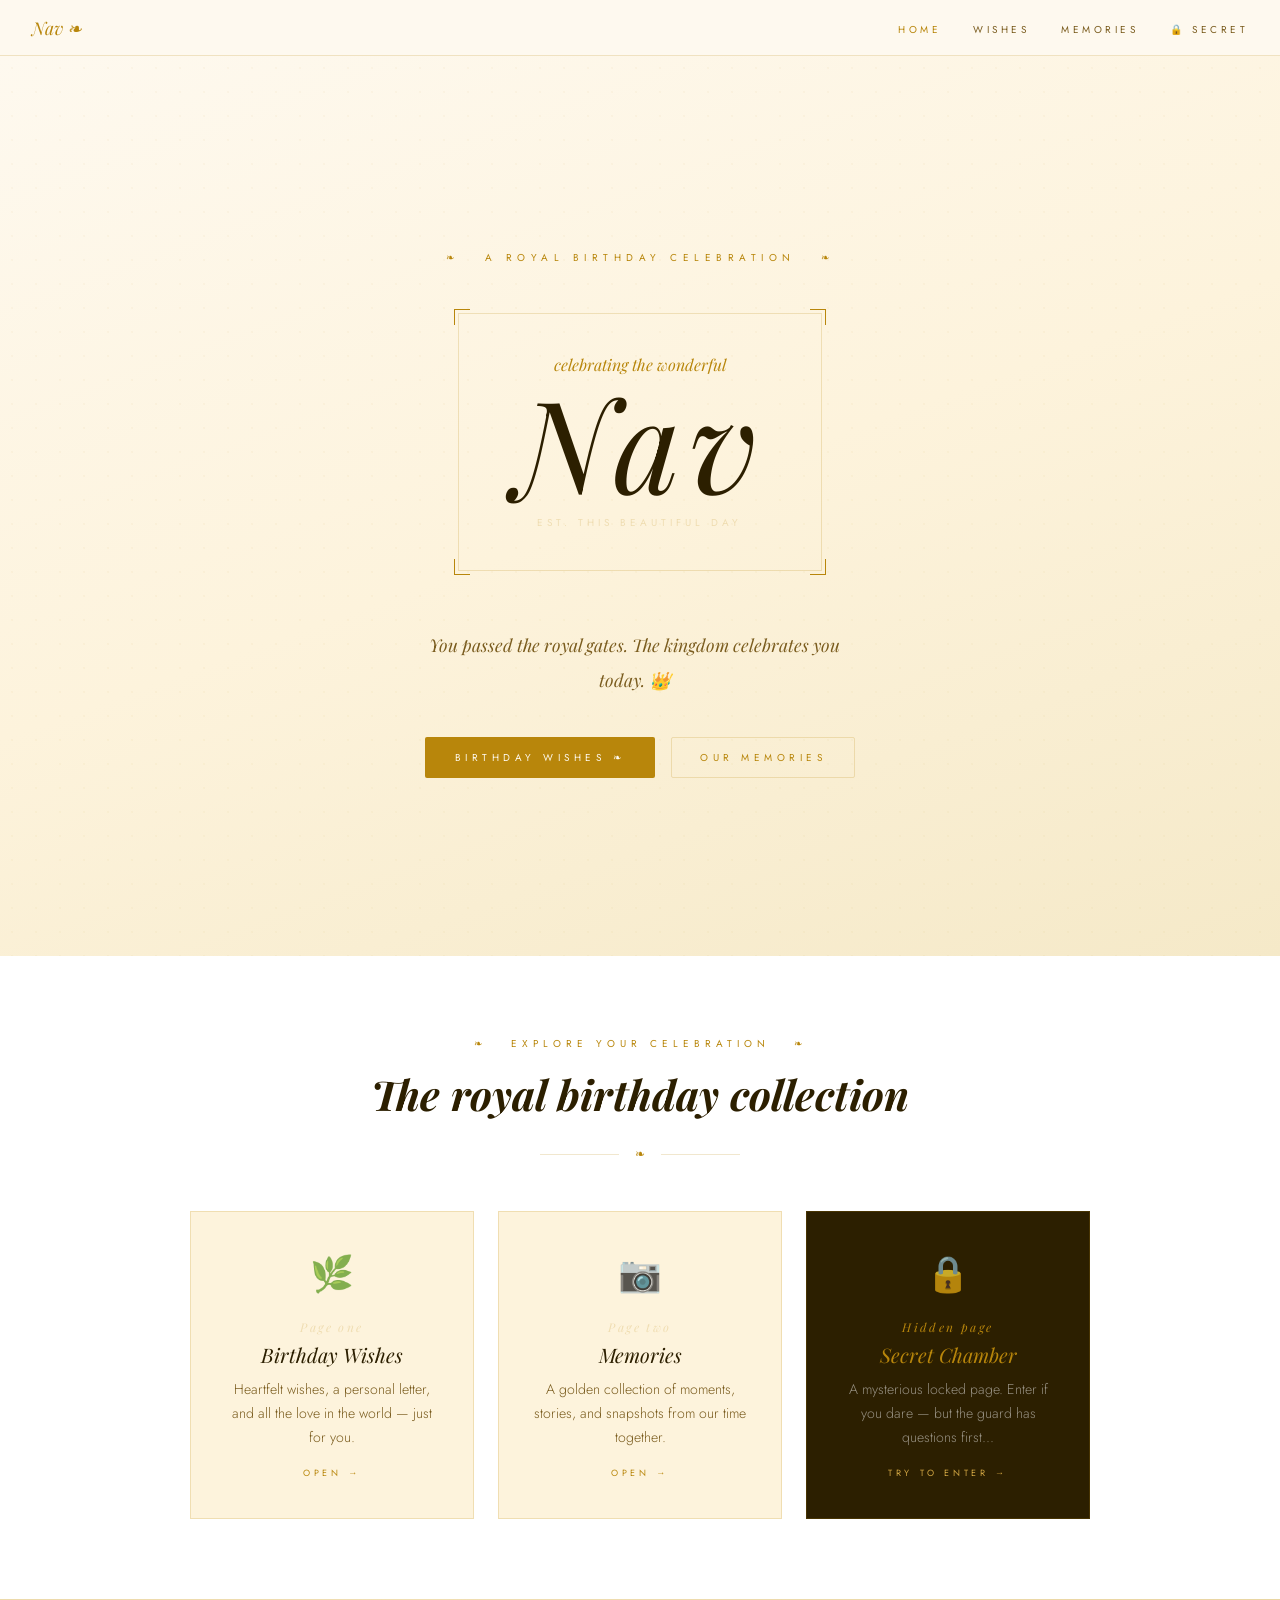
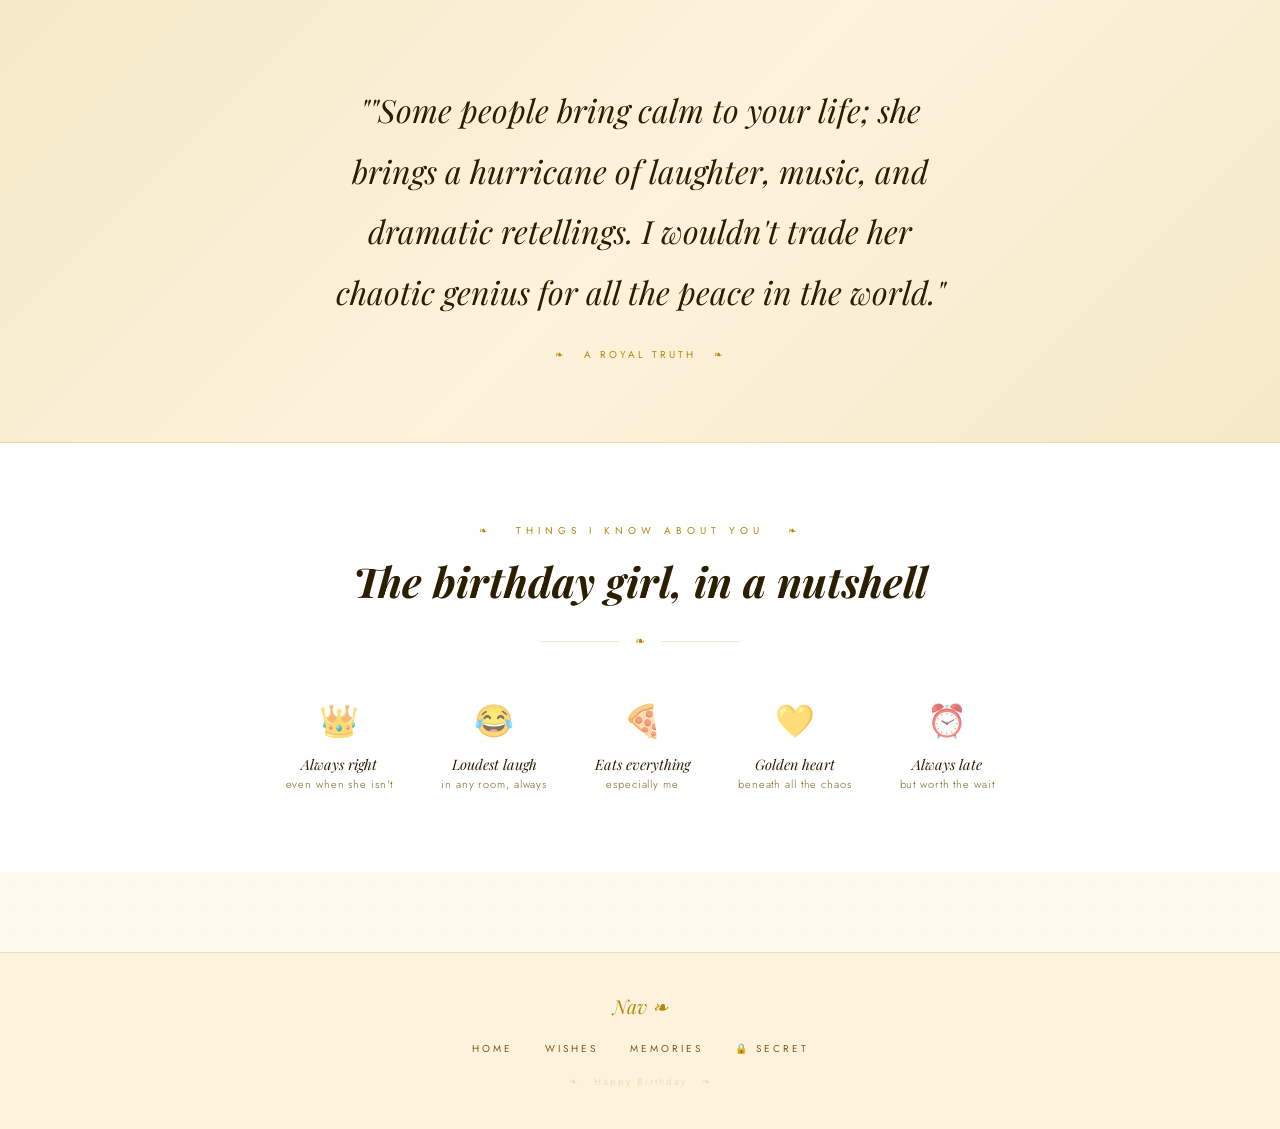
<file: index.html>
<!DOCTYPE html>
<html lang="en">
<head>
<meta charset="UTF-8">
<meta name="viewport" content="width=device-width, initial-scale=1.0">
<title>Happy Birthday, Nav 👑</title>
<link rel="stylesheet" href="style.css">
<style>
.hero{min-height:100vh;display:flex;flex-direction:column;align-items:center;justify-content:center;text-align:center;padding:5rem 2rem 4rem;background:linear-gradient(160deg,var(--cream) 0%,var(--cream2) 50%,var(--cream3) 100%);position:relative;overflow:hidden}
.hero::before{content:'';position:absolute;inset:0;background-image:radial-gradient(circle,rgba(184,134,11,0.04) 1px,transparent 1px);background-size:24px 24px}
.hero-content{position:relative;z-index:1}
.hero-pre{font-size:10px;letter-spacing:0.55em;color:var(--gold);text-transform:uppercase;margin-bottom:3rem;animation:fadeUp 1s ease both}
.hero-name{font-family:'Playfair Display',serif;font-size:clamp(4rem,12vw,8rem);font-weight:400;color:var(--dark);line-height:0.95;letter-spacing:0.06em;animation:fadeUp 1s 0.2s ease both;font-style:italic}
.hero-tagline{font-size:10px;letter-spacing:0.4em;color:var(--gold-dim);text-transform:uppercase;margin-top:0.75rem;animation:fadeUp 1s 0.35s ease both}
.hero-desc{font-family:'Playfair Display',serif;font-size:1.1rem;font-style:italic;color:var(--warm);max-width:420px;line-height:2;animation:fadeUp 1s 0.5s ease both;margin-top:1.5rem}
.hero-btns{display:flex;gap:1rem;justify-content:center;flex-wrap:wrap;margin-top:2.5rem;animation:fadeUp 1s 0.7s ease both}

/* CARDS */
.pages-section{padding:5rem 2rem;text-align:center;background:#fff}
.cards-grid{display:grid;grid-template-columns:repeat(auto-fit,minmax(220px,1fr));gap:1.5rem;margin-top:3rem;max-width:900px;margin-left:auto;margin-right:auto}
.page-card{background:var(--cream2);border:0.5px solid var(--gold-dim);padding:2.25rem 2rem;text-align:center;text-decoration:none;color:inherit;display:block;transition:transform 0.3s,box-shadow 0.3s;position:relative;overflow:hidden}
.page-card::after{content:'';position:absolute;bottom:0;left:0;right:0;height:2px;background:var(--gold);transform:scaleX(0);transform-origin:left;transition:transform 0.3s}
.page-card:hover{transform:translateY(-4px);box-shadow:0 12px 32px rgba(184,134,11,0.1)}
.page-card:hover::after{transform:scaleX(1)}
.card-icon{font-size:2.2rem;display:block;margin-bottom:1.25rem;opacity:0.75}
.card-num{font-family:'Playfair Display',serif;font-size:0.75rem;font-style:italic;color:var(--gold-dim);margin-bottom:0.4rem;letter-spacing:0.2em}
.card-title{font-family:'Playfair Display',serif;font-size:1.25rem;font-style:italic;color:var(--dark);margin-bottom:0.6rem}
.card-desc{font-size:0.88rem;color:var(--warm);line-height:1.7;font-weight:300}
.card-link{display:inline-block;margin-top:1rem;font-size:9px;letter-spacing:0.4em;text-transform:uppercase;color:var(--gold)}

/* secret card styled differently */
.secret-card{background:var(--dark);border-color:var(--gold-dim)}
.secret-card .card-num,.secret-card .card-title{color:var(--gold)}
.secret-card .card-desc{color:rgba(255,255,255,0.5)}
.secret-card .card-link{color:var(--gold-light)}

/* QUOTE */
.quote-strip{padding:5rem 2rem;text-align:center;background:linear-gradient(135deg,var(--cream3),var(--cream2),var(--cream3));border-top:0.5px solid var(--gold-dim);border-bottom:0.5px solid var(--gold-dim)}
.big-quote{font-family:'Playfair Display',serif;font-size:clamp(1.4rem,3.5vw,2rem);font-style:italic;color:var(--dark);max-width:640px;margin:0 auto;line-height:1.9}
.quote-attr{margin-top:1.5rem;font-size:10px;letter-spacing:0.3em;text-transform:uppercase;color:var(--gold)}

/* TRAITS */
.traits-section{padding:5rem 2rem;text-align:center;background:#fff}
.traits-row{display:flex;justify-content:center;gap:3rem;flex-wrap:wrap;margin-top:3rem}
.trait{text-align:center}
.trait-icon{font-size:2rem;display:block;margin-bottom:0.6rem;opacity:0.65}
.trait-name{font-family:'Playfair Display',serif;font-size:0.9rem;font-style:italic;color:var(--dark);margin-bottom:2px}
.trait-desc{font-size:11px;color:var(--warm);letter-spacing:0.08em;font-weight:300}

@media(max-width:600px){.hero-name{font-size:3.5rem}.cards-grid{grid-template-columns:1fr}}
</style>
</head>
<body>
<nav>
  <a href="index.html" class="nav-logo">Nav ❧</a>
  <ul class="nav-links">
    <li><a href="index.html" class="active">Home</a></li>
    <li><a href="wishes.html">Wishes</a></li>
    <li><a href="memories.html">Memories</a></li>
    <li><a href="secret-gate.html">🔒 Secret</a></li>
  </ul>
  <div class="nav-burger" onclick="toggleMenu()"><span></span><span></span><span></span></div>
</nav>
<div class="mobile-menu" id="mobileMenu">
  <ul>
    <li><a href="index.html">Home</a></li>
    <li><a href="wishes.html">Wishes</a></li>
    <li><a href="memories.html">Memories</a></li>
    <li><a href="secret-gate.html">🔒 Secret</a></li>
  </ul>
</div>

<div class="page">
<section class="hero">
  <div class="hero-content">
    <div class="hero-pre">❧ &nbsp; A royal birthday celebration &nbsp; ❧</div>
    <div class="frame-box" style="margin-bottom:2rem">
      <div class="fc-tr"></div><div class="fc-bl"></div>
      <div style="font-family:'Playfair Display',serif;font-size:1rem;font-style:italic;color:var(--gold);margin-bottom:0.4rem">celebrating the wonderful</div>
      <div class="hero-name">Nav</div>
      <div class="hero-tagline">Est. this beautiful day</div>
    </div>
    <p class="hero-desc">You passed the royal gates. The kingdom celebrates you today. 👑</p>
    <div class="hero-btns">
      <a href="wishes.html" class="btn-gold">Birthday Wishes ❧</a>
      <a href="memories.html" class="btn-outline">Our Memories</a>
    </div>
  </div>
</section>

<section class="pages-section">
  <div class="sec-label reveal">❧ &nbsp; explore your celebration &nbsp; ❧</div>
  <h2 class="sec-title reveal">The royal birthday collection</h2>
  <div class="rule reveal"><span></span><em>❧</em><span></span></div>
  <div class="cards-grid">
    <a href="wishes.html" class="page-card reveal">
      <span class="card-icon">🌿</span>
      <div class="card-num">Page one</div>
      <div class="card-title">Birthday Wishes</div>
      <p class="card-desc">Heartfelt wishes, a personal letter, and all the love in the world — just for you.</p>
      <span class="card-link">Open →</span>
    </a>
    <a href="memories.html" class="page-card reveal">
      <span class="card-icon">📷</span>
      <div class="card-num">Page two</div>
      <div class="card-title">Memories</div>
      <p class="card-desc">A golden collection of moments, stories, and snapshots from our time together.</p>
      <span class="card-link">Open →</span>
    </a>
    <a href="secret-gate.html" class="page-card secret-card reveal">
      <span class="card-icon">🔒</span>
      <div class="card-num">Hidden page</div>
      <div class="card-title">Secret Chamber</div>
      <p class="card-desc">A mysterious locked page. Enter if you dare — but the guard has questions first...</p>
      <span class="card-link">Try to enter →</span>
    </a>
  </div>
</section>

<section class="quote-strip reveal">
  <p class="big-quote">""Some people bring calm to your life; she brings a hurricane of laughter, music, and dramatic retellings. I wouldn't trade her chaotic genius for all the peace in the world."
  <div class="quote-attr">❧ &nbsp; a royal truth &nbsp; ❧</div>
</section>

<section class="traits-section">
  <div class="sec-label reveal">❧ &nbsp; things I know about You &nbsp; ❧</div>
  <h2 class="sec-title reveal">The birthday girl, in a nutshell</h2>
  <div class="rule reveal"><span></span><em>❧</em><span></span></div>
  <div class="traits-row">
    <div class="trait reveal"><span class="trait-icon">👑</span><div class="trait-name">Always right</div><div class="trait-desc">even when she isn't</div></div>
    <div class="trait reveal"><span class="trait-icon">😂</span><div class="trait-name">Loudest laugh</div><div class="trait-desc">in any room, always</div></div>
    <div class="trait reveal"><span class="trait-icon">🍕</span><div class="trait-name">Eats everything</div><div class="trait-desc">especially me</div></div>
    <div class="trait reveal"><span class="trait-icon">💛</span><div class="trait-name">Golden heart</div><div class="trait-desc">beneath all the chaos</div></div>
    <div class="trait reveal"><span class="trait-icon">⏰</span><div class="trait-name">Always late</div><div class="trait-desc">but worth the wait</div></div>
  </div>
</section>
</div>

<site-footer>
  <div class="footer-name">Nav ❧</div>
  <ul class="footer-links">
    <li><a href="index.html">Home</a></li>
    <li><a href="wishes.html">Wishes</a></li>
    <li><a href="memories.html">Memories</a></li>
    <li><a href="secret-gate.html">🔒 Secret</a></li>
  </ul>
  <div class="footer-copy">❧ &nbsp; Happy Birthday &nbsp; ❧</div>
</site-footer>

<script>
function toggleMenu(){document.getElementById('mobileMenu').classList.toggle('open')}
const revs=document.querySelectorAll('.reveal');
const io=new IntersectionObserver(e=>e.forEach(el=>{if(el.isIntersecting){el.target.classList.add('visible');io.unobserve(el.target)}}),{threshold:0.1});
revs.forEach(r=>io.observe(r));
</script>
</body>
</html>
</file>
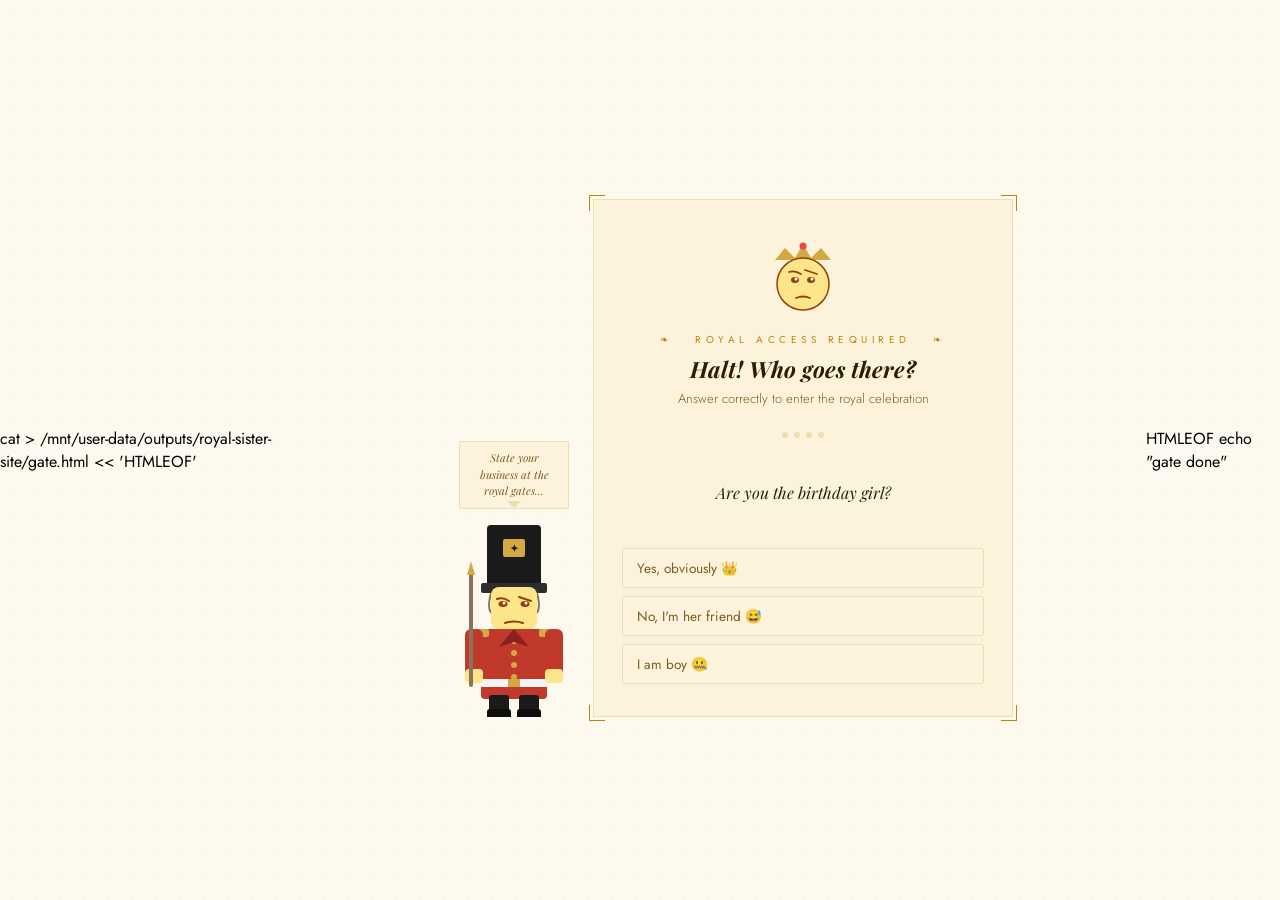
<file: gate.html>
cat > /mnt/user-data/outputs/royal-sister-site/gate.html << 'HTMLEOF'
<!DOCTYPE html>
<html lang="en">
<head>
<meta charset="UTF-8">
<meta name="viewport" content="width=device-width, initial-scale=1.0">
<title>Who goes there? 👑</title>
<link href="https://fonts.googleapis.com/css2?family=Playfair+Display:ital,wght@0,400;1,400&family=Jost:wght@300;400;500&display=swap" rel="stylesheet">
<style>
*,*::before,*::after{margin:0;padding:0;box-sizing:border-box}
:root{--gold:#b8860b;--gold-light:#d4a843;--gold-dim:rgba(184,134,11,0.2);--gold-faint:rgba(184,134,11,0.07);--cream:#fef9ef;--cream2:#fdf3dc;--cream3:#f5e9c8;--dark:#2c1f00;--warm:#7a5c1e;--red:#c0392b}
html,body{height:100%;overflow:hidden}
body{background:var(--cream);font-family:'Jost',sans-serif;display:flex;align-items:center;justify-content:center;min-height:100vh;background-image:radial-gradient(circle,rgba(184,134,11,0.04) 1px,transparent 1px);background-size:24px 24px}
.scene{display:flex;align-items:flex-end;justify-content:center;gap:1.5rem;width:100%;max-width:820px;padding:1rem 1rem 0}
.guard-wrap{flex-shrink:0;display:flex;flex-direction:column;align-items:center;width:110px}
.guard-svg{width:110px;height:200px;transition:all 0.3s ease}
.guard-bubble{background:var(--cream2);border:0.5px solid var(--gold-dim);padding:8px 12px;font-size:11px;font-style:italic;color:var(--warm);max-width:150px;text-align:center;line-height:1.5;margin-bottom:8px;position:relative;font-family:'Playfair Display',serif;min-height:48px;border-radius:2px;transition:all 0.3s}
.guard-bubble.angry{background:#fff0f0;border-color:rgba(192,57,43,0.3);color:var(--red)}
.guard-bubble::after{content:'';position:absolute;bottom:-7px;left:50%;transform:translateX(-50%);border:7px solid transparent;border-top-color:var(--gold-dim)}
.card{background:var(--cream2);border:1px solid var(--gold-dim);width:100%;max-width:420px;padding:2rem 1.75rem;text-align:center;position:relative;flex:1}
.card::before{content:'';position:absolute;top:-5px;left:-5px;width:16px;height:16px;border-top:1.5px solid var(--gold);border-left:1.5px solid var(--gold)}
.card::after{content:'';position:absolute;bottom:-5px;right:-5px;width:16px;height:16px;border-bottom:1.5px solid var(--gold);border-right:1.5px solid var(--gold)}
.corner-tr{position:absolute;top:-5px;right:-5px;width:16px;height:16px;border-top:1.5px solid var(--gold);border-right:1.5px solid var(--gold)}
.corner-bl{position:absolute;bottom:-5px;left:-5px;width:16px;height:16px;border-bottom:1.5px solid var(--gold);border-left:1.5px solid var(--gold)}
.face-wrap{width:80px;height:80px;margin:0 auto 1.25rem}
.face-svg{width:100%;height:100%}
.gate-label{font-size:10px;letter-spacing:0.45em;text-transform:uppercase;color:var(--gold);margin-bottom:0.5rem}
.gate-title{font-family:'Playfair Display',serif;font-size:1.4rem;font-style:italic;color:var(--dark);margin-bottom:0.25rem;line-height:1.3}
.gate-sub{font-size:0.82rem;color:var(--warm);margin-bottom:1.5rem;font-weight:300}
.q-text{font-family:'Playfair Display',serif;font-size:1rem;font-style:italic;color:var(--dark);line-height:1.6;margin-bottom:1rem;min-height:52px;transition:opacity 0.3s}
.options{display:flex;flex-direction:column;gap:0.5rem}
.opt-btn{background:transparent;border:0.5px solid var(--gold-dim);padding:9px 14px;font-family:'Jost',sans-serif;font-size:0.85rem;color:var(--warm);cursor:pointer;text-align:left;transition:background 0.2s,border-color 0.2s,color 0.2s,transform 0.2s;border-radius:2px}
.opt-btn:hover:not(:disabled){background:var(--gold-faint);border-color:var(--gold);color:var(--dark)}
.opt-btn.correct{background:#f0fff4;border-color:#22c55e;color:#166534;pointer-events:none}
.opt-btn.wrong{background:#fff0f0;border-color:var(--red);color:var(--red);animation:shake 0.4s ease;pointer-events:none}
.opt-btn.dimmed{opacity:0.3;pointer-events:none}
.progress-wrap{display:flex;justify-content:center;gap:6px;margin-bottom:1rem}
.prog-dot{width:6px;height:6px;border-radius:50%;background:var(--gold-dim);transition:background 0.3s}
.prog-dot.done{background:var(--gold)}
.tries-wrap{font-size:11px;color:var(--red);min-height:18px;margin-bottom:0.5rem;font-style:italic;opacity:0;transition:opacity 0.3s}
.tries-wrap.show{opacity:1}
.reveal-overlay{position:fixed;inset:0;background:var(--cream);display:flex;align-items:center;justify-content:center;z-index:100;opacity:0;pointer-events:none;transition:opacity 0.8s ease;flex-direction:column;gap:1rem;text-align:center;padding:2rem}
.reveal-overlay.show{opacity:1;pointer-events:all}
.reveal-crown{font-size:3rem;animation:bounce 0.8s ease infinite alternate}
.reveal-title{font-family:'Playfair Display',serif;font-size:clamp(1.6rem,5vw,2.5rem);font-style:italic;color:var(--dark)}
.reveal-sub{font-size:0.88rem;color:var(--warm);font-weight:300}
.reveal-btn{margin-top:0.75rem;font-family:'Jost',sans-serif;font-size:10px;letter-spacing:0.4em;text-transform:uppercase;color:var(--cream);background:var(--gold);padding:12px 30px;border:none;cursor:pointer;transition:background 0.3s;border-radius:2px}
.reveal-btn:hover{background:var(--dark)}
@keyframes bounce{from{transform:translateY(0)}to{transform:translateY(-8px)}}
@keyframes shake{0%,100%{transform:translateX(0)}20%,60%{transform:translateX(-6px)}40%,80%{transform:translateX(6px)}}
@keyframes fadeIn{from{opacity:0;transform:translateY(10px)}to{opacity:1;transform:translateY(0)}}
.fade-in{animation:fadeIn 0.35s ease both}
@media(max-width:600px){.scene{flex-direction:column;align-items:center;overflow-y:auto;height:100vh;padding-bottom:2rem}html,body{overflow:auto}.guard-wrap{flex-direction:row;gap:0.75rem;align-items:flex-end;width:100%;max-width:420px}.guard-svg{width:70px;height:130px}.guard-bubble{margin-bottom:0;flex:1;text-align:left}.guard-bubble::after{display:none}}
</style>
</head>
<body>
<div class="scene">
  <div class="guard-wrap">
    <div class="guard-bubble" id="guardBubble">State your business at the royal gates...</div>
    <svg class="guard-svg" id="guardSvg" viewBox="0 0 110 200" xmlns="http://www.w3.org/2000/svg">
      <g id="guardHat">
        <rect x="28" y="8" width="54" height="62" rx="4" fill="#1a1a1a"/>
        <rect x="22" y="66" width="66" height="10" rx="2" fill="#2d2d2d"/>
        <rect x="44" y="22" width="22" height="18" rx="2" fill="#d4a843"/>
        <text x="55" y="35" text-anchor="middle" font-size="10" fill="#1a1a1a" font-weight="bold">✦</text>
        <path d="M32,76 Q28,90 32,96" fill="none" stroke="#8B7355" stroke-width="2"/>
        <path d="M78,76 Q82,90 78,96" fill="none" stroke="#8B7355" stroke-width="2"/>
      </g>
      <rect x="32" y="70" width="46" height="42" rx="8" fill="#fde68a"/>
      <circle id="gCheekL" cx="38" cy="98" r="6" fill="#fca5a5" opacity="0"/>
      <circle id="gCheekR" cx="72" cy="98" r="6" fill="#fca5a5" opacity="0"/>
      <path id="gBrowL" d="M38,80 Q44,76 50,80" fill="none" stroke="#92400e" stroke-width="2" stroke-linecap="round"/>
      <path id="gBrowR" d="M60,80 Q66,76 72,80" fill="none" stroke="#92400e" stroke-width="2" stroke-linecap="round"/>
      <ellipse id="gEyeL" cx="44" cy="87" rx="4.5" ry="5" fill="#92400e"/>
      <ellipse id="gEyeR" cx="66" cy="87" rx="4.5" ry="5" fill="#92400e"/>
      <circle cx="45" cy="86" r="1.5" fill="#fff"/>
      <circle cx="67" cy="86" r="1.5" fill="#fff"/>
      <path id="gMouth" d="M42,103 Q55,112 68,103" fill="none" stroke="#92400e" stroke-width="2" stroke-linecap="round"/>
      <path id="gSweat" d="M78,82 Q81,78 78,74 Q75,78 78,82Z" fill="#93c5fd" opacity="0"/>
      <rect x="22" y="112" width="66" height="70" rx="4" fill="#c0392b"/>
      <circle cx="55" cy="124" r="3" fill="#d4a843"/><circle cx="55" cy="136" r="3" fill="#d4a843"/>
      <circle cx="55" cy="148" r="3" fill="#d4a843"/><circle cx="55" cy="160" r="3" fill="#d4a843"/>
      <rect x="14" y="112" width="16" height="8" rx="2" fill="#d4a843"/>
      <rect x="80" y="112" width="16" height="8" rx="2" fill="#d4a843"/>
      <path d="M55,112 L40,130 L55,125Z" fill="#8b2020"/>
      <path d="M55,112 L70,130 L55,125Z" fill="#8b2020"/>
      <rect x="22" y="162" width="66" height="8" rx="1" fill="#f5f5f5"/>
      <rect x="49" y="162" width="12" height="8" fill="#d4a843"/>
      <g id="guardArmL"><rect x="6" y="112" width="18" height="50" rx="6" fill="#c0392b"/><rect x="6" y="152" width="18" height="14" rx="4" fill="#fde68a"/><rect x="10" y="50" width="4" height="120" rx="2" fill="#8B7355"/><polygon points="12,44 8,58 16,58" fill="#d4a843"/></g>
      <g id="guardArmR"><rect x="86" y="112" width="18" height="50" rx="6" fill="#c0392b"/><rect x="86" y="152" width="18" height="14" rx="4" fill="#fde68a"/></g>
      <rect x="30" y="178" width="20" height="22" rx="3" fill="#1a1a1a"/><rect x="60" y="178" width="20" height="22" rx="3" fill="#1a1a1a"/>
      <rect x="28" y="192" width="24" height="10" rx="3" fill="#0d0d0d"/><rect x="58" y="192" width="24" height="10" rx="3" fill="#0d0d0d"/>
      <g id="gSalute" opacity="0"><rect x="82" y="82" width="16" height="10" rx="4" fill="#fde68a"/></g>
      <text id="gSparkle1" x="4" y="60" font-size="14" fill="#d4a843" opacity="0">✦</text>
      <text id="gSparkle2" x="90" y="48" font-size="10" fill="#d4a843" opacity="0">✦</text>
      <!-- STOP HAND for wrong answers -->
      <g id="gStop" opacity="0">
        <rect x="82" y="90" width="18" height="22" rx="4" fill="#fde68a"/>
        <line x1="91" y1="90" x2="91" y2="112" stroke="#92400e" stroke-width="1"/>
      </g>
    </svg>
  </div>

  <div class="card">
    <div class="corner-tr"></div><div class="corner-bl"></div>
    <div class="face-wrap">
      <svg class="face-svg" id="faceSvg" viewBox="0 0 80 80" xmlns="http://www.w3.org/2000/svg">
        <polygon points="12,28 22,16 32,26 40,12 48,26 58,16 68,28" fill="#d4a843"/>
        <circle cx="40" cy="14" r="3.5" fill="#ef4444"/>
        <circle cx="40" cy="52" r="26" fill="#fde68a"/>
        <circle cx="40" cy="52" r="26" fill="none" stroke="#92400e" stroke-width="1.5"/>
        <circle id="fCheekL" cx="22" cy="58" r="6" fill="#fca5a5" opacity="0"/>
        <circle id="fCheekR" cx="58" cy="58" r="6" fill="#fca5a5" opacity="0"/>
        <path id="fBrowL" d="M26,41 Q32,37 38,41" fill="none" stroke="#92400e" stroke-width="1.8" stroke-linecap="round"/>
        <path id="fBrowR" d="M42,41 Q48,37 54,41" fill="none" stroke="#92400e" stroke-width="1.8" stroke-linecap="round"/>
        <ellipse id="fEyeL" cx="32" cy="48" rx="4" ry="4.5" fill="#92400e"/>
        <ellipse id="fEyeR" cx="48" cy="48" rx="4" ry="4.5" fill="#92400e"/>
        <circle cx="33" cy="47" r="1.5" fill="#fff"/>
        <circle cx="49" cy="47" r="1.5" fill="#fff"/>
        <path id="fMouth" d="M30,63 Q40,72 50,63" fill="none" stroke="#92400e" stroke-width="1.8" stroke-linecap="round"/>
        <path id="fSweat" d="M60,40 Q62,36 60,32 Q58,36 60,40Z" fill="#93c5fd" opacity="0"/>
        <text id="fSparkle" x="63" y="42" font-size="9" fill="#d4a843" opacity="0">✦</text>
      </svg>
    </div>
    <div class="gate-label">❧ &nbsp; Royal Access Required &nbsp; ❧</div>
    <h1 class="gate-title" id="gateTitle">Halt! Who goes there?</h1>
    <p class="gate-sub">Answer correctly to enter the royal celebration</p>
    <div class="progress-wrap" id="progressWrap"></div>
    <div class="tries-wrap" id="triesWrap"></div>
    <div class="q-text" id="qText"></div>
    <div class="options" id="options"></div>
  </div>
</div>

<div class="reveal-overlay" id="revealOverlay">
  <div class="reveal-crown">👑</div>
  <div class="reveal-title">Access Granted,<br>Your Highness! ✦</div>
  <div class="reveal-sub">The royal birthday awaits...</div>
  <button class="reveal-btn" onclick="window.location.href='index.html'">Enter the celebration ❧</button>
</div>

<script>
/* ══════════════════════════════════════════
   HOW TO EDIT QUESTIONS
   ══════════════════════════════════════════
   Each question:
   - q: the question text
   - correct: index of the correct answer (0 = first, 1 = second, 2 = third)
   - opts: array of answers, each with:
       text: button label
       mood: "happy" "excited" "laugh" "suspicious" "confused" "sleepy" "proud" "angry"
       reaction: guard speech bubble text

   WRONG answers use the wrongReaction field at question level.
   The guard will block, shake, and roast her — then she retries.
   ══════════════════════════════════════════ */

const questions = [
  {
    q: "Are you the birthday girl?",
    correct: 0,
    wrongReactions: [
      "HALT! Access denied! Only the birthday royalty may pass! 🛑",
      "Nice try. The crown sees through your deception. 👀",
      "I was BORN to guard this gate. Try again."
    ],
    opts: [
      { text: "Yes, obviously 👑",       mood:"excited", reaction:"Your Highness! We've been expecting you! ✦" },
      { text: "No, I'm her friend 😅",  mood:"suspicious",   reaction:"IMPOSTOR! Back to the queue! 🛑" },
      { text: "I am boy 🤐",    mood:"angry",   reaction:"The fifth is not accepted at royal gates! 🛑" }
    ]
  },
  {
    q: "What is today?",
    correct: 1,
    wrongReactions: [
      "WRONG! The guard is appalled. Try again! 🛑",
      "Absolutely not. What is wrong with you? Retry! 😤",
      "The crown weeps. Answer correctly! 🛑"
    ],
    opts: [
      { text: "Just a normal saturday😴", mood:"angry",   reaction:"NORMAL?! The guard is offended. Retry! 🛑" },
      { text: "The best birthday ever 👑", mood:"excited", reaction:"CORRECT! The kingdom rejoices! ✦" },
      { text: "A day like any other 🤷",  mood:"angry",   reaction:"UNACCEPTABLE. This day is legendary! 🛑" }
    ]
  },
  {
    q: "How fabulous are you on a scale of 1 to 10?",
    correct: 2,
    wrongReactions: [
      "The guard is horrified by your underestimation. Try again! 🛑",
      "Impossible. You are clearly a 10. Retry! 😤",
      "The crown demands confidence! Answer again! 🛑"
    ],
    opts: [
      { text: "Maybe a 7? 🤔",            mood:"angry",   reaction:"A SEVEN?! Guards, seize her! 🛑" },
      { text: "Probably an 8 😊",         mood:"angry",   reaction:"PROBABLY?! Unacceptable. Retry! 🛑" },
      { text: "An eternal 10, obviously 💅", mood:"angry", reaction:"that's,not acceptable answer! ✦" },
      { text: "0.00000000001", mood:"proud", reaction:"Correct! The only acceptable answer! ✦" }
    ]
  },
  {
    q: "Final test — will today be the best day ever?",
    correct: 0,
    wrongReactions: [
      "WRONG! The guard refuses to let negativity through! 🛑",
      "The crown is deeply upset. Try again! 😤",
      "Absolutely not. Be more royal! Retry! 🛑"
    ],
    opts: [
      { text: "Obviously yes, 100% 🎉",   mood:"excited", reaction:"PERFECT! Access fully granted! ✦" },
      { text: "Maybe, we'll see 🙈",      mood:"angry",   reaction:"MAYBE?! The guard is outraged! 🛑" },
      { text: "I'm not sure tbh 😬",      mood:"angry",   reaction:"NOT SURE?! On your birthday?! 🛑" }
    ]
  }
];

const faceMoods = {
  happy:     { bL:"M26,39 Q32,35 38,39", bR:"M42,39 Q48,35 54,39", mouth:"M30,63 Q40,74 50,63", eyeRy:"4.5", cheek:1, sweat:0, sparkle:1 },
  excited:   { bL:"M26,37 Q32,33 38,37", bR:"M42,37 Q48,33 54,37", mouth:"M26,61 Q40,76 54,61", eyeRy:"5",   cheek:1, sweat:0, sparkle:1 },
  suspicious:{ bL:"M26,40 Q32,38 38,42", bR:"M42,38 Q48,40 54,42", mouth:"M33,66 Q40,63 47,66", eyeRy:"3",   cheek:0, sweat:0, sparkle:0 },
  confused:  { bL:"M26,39 Q32,36 38,41", bR:"M42,36 Q48,39 54,37", mouth:"M33,66 Q40,62 47,67", eyeRy:"4",   cheek:0, sweat:1, sparkle:0 },
  sleepy:    { bL:"M26,41 Q32,39 38,41", bR:"M42,41 Q48,39 54,41", mouth:"M33,65 Q40,69 47,65", eyeRy:"2.5", cheek:0, sweat:0, sparkle:0 },
  laugh:     { bL:"M26,37 Q32,33 38,37", bR:"M42,37 Q48,33 54,37", mouth:"M26,61 Q40,78 54,61", eyeRy:"2.5", cheek:1, sweat:0, sparkle:1 },
  proud:     { bL:"M26,36 Q32,32 38,36", bR:"M42,36 Q48,32 54,36", mouth:"M30,63 Q40,74 50,63", eyeRy:"4.5", cheek:1, sweat:0, sparkle:1 },
  angry:     { bL:"M26,43 Q32,40 38,43", bR:"M42,43 Q48,40 54,43", mouth:"M33,68 Q40,64 47,68", eyeRy:"3.5", cheek:0, sweat:0, sparkle:0 }
};

const guardMoods = {
  happy:     { bL:"M38,80 Q44,76 50,80", bR:"M60,80 Q66,76 72,80", mouth:"M42,103 Q55,112 68,103", eyeRy:"5",   cheek:1, sweat:0, sparkle:1, salute:0, stop:0 },
  excited:   { bL:"M38,77 Q44,73 50,77", bR:"M60,77 Q66,73 72,77", mouth:"M38,102 Q55,115 72,102", eyeRy:"5.5", cheek:1, sweat:0, sparkle:1, salute:1, stop:0 },
  suspicious:{ bL:"M38,82 Q44,80 50,84", bR:"M60,80 Q66,82 72,84", mouth:"M46,106 Q55,103 64,106", eyeRy:"3",   cheek:0, sweat:0, sparkle:0, salute:0, stop:0 },
  proud:     { bL:"M38,76 Q44,72 50,76", bR:"M60,76 Q66,72 72,76", mouth:"M42,103 Q55,112 68,103", eyeRy:"5.5", cheek:1, sweat:0, sparkle:1, salute:1, stop:0 },
  laugh:     { bL:"M38,77 Q44,73 50,77", bR:"M60,77 Q66,73 72,77", mouth:"M38,101 Q55,116 72,101", eyeRy:"3",   cheek:1, sweat:0, sparkle:1, salute:0, stop:0 },
  angry:     { bL:"M38,85 Q44,81 50,85", bR:"M60,85 Q66,81 72,85", mouth:"M44,108 Q55,104 66,108", eyeRy:"3",   cheek:0, sweat:0, sparkle:0, salute:0, stop:1 }
};

function setFace(name){
  const m=faceMoods[name]||faceMoods.happy;
  document.getElementById('fBrowL').setAttribute('d',m.bL);
  document.getElementById('fBrowR').setAttribute('d',m.bR);
  document.getElementById('fMouth').setAttribute('d',m.mouth);
  document.getElementById('fEyeL').setAttribute('ry',m.eyeRy);
  document.getElementById('fEyeR').setAttribute('ry',m.eyeRy);
  document.getElementById('fCheekL').style.opacity=m.cheek;
  document.getElementById('fCheekR').style.opacity=m.cheek;
  document.getElementById('fSweat').style.opacity=m.sweat;
  document.getElementById('fSparkle').style.opacity=m.sparkle;
}

function setGuard(name,speech){
  const m=guardMoods[name]||guardMoods.happy;
  document.getElementById('gBrowL').setAttribute('d',m.bL);
  document.getElementById('gBrowR').setAttribute('d',m.bR);
  document.getElementById('gMouth').setAttribute('d',m.mouth);
  document.getElementById('gEyeL').setAttribute('ry',m.eyeRy);
  document.getElementById('gEyeR').setAttribute('ry',m.eyeRy);
  document.getElementById('gCheekL').style.opacity=m.cheek;
  document.getElementById('gCheekR').style.opacity=m.cheek;
  document.getElementById('gSweat').style.opacity=m.sweat;
  document.getElementById('gSparkle1').style.opacity=m.sparkle;
  document.getElementById('gSparkle2').style.opacity=m.sparkle;
  document.getElementById('gSalute').style.opacity=m.salute;
  document.getElementById('gStop').style.opacity=m.stop;
  const bubble=document.getElementById('guardBubble');
  if(speech){bubble.textContent=speech;bubble.className=name==='angry'?'guard-bubble angry':'guard-bubble'}
}

let current=0, wrongCount=0;

function buildProgress(){
  const wrap=document.getElementById('progressWrap');wrap.innerHTML='';
  questions.forEach((_,i)=>{const d=document.createElement('div');d.className='prog-dot'+(i<current?' done':'');wrap.appendChild(d)});
}

function renderQuestion(){
  const q=questions[current];wrongCount=0;
  document.getElementById('triesWrap').className='tries-wrap';
  const qEl=document.getElementById('qText');
  qEl.style.opacity=0;
  setTimeout(()=>{qEl.textContent=q.q;qEl.style.opacity=1},180);
  const opts=document.getElementById('options');opts.innerHTML='';
  q.opts.forEach((o,i)=>{
    const btn=document.createElement('button');
    btn.className='opt-btn fade-in';
    btn.style.animationDelay=(i*0.07)+'s';
    btn.textContent=o.text;
    btn.onclick=()=>pick(q,o,i,btn);
    opts.appendChild(btn);
  });
  buildProgress();
}

function pick(q,opt,idx,btn){
  const btns=document.querySelectorAll('.opt-btn');
  btns.forEach(b=>b.disabled=true);

  if(idx===q.correct){
    btn.classList.add('correct');
    setFace(opt.mood);
    setGuard(opt.mood,opt.reaction);
    document.getElementById('triesWrap').className='tries-wrap';
    setTimeout(()=>{
      current++;
      if(current>=questions.length) showReveal();
      else renderQuestion();
    },1100);
  } else {
    // WRONG ANSWER
    wrongCount++;
    btn.classList.add('wrong');
    setFace('angry');
    const roasts=q.wrongReactions;
    const roast=roasts[(wrongCount-1)%roasts.length];
    setGuard('angry',roast);
    const tw=document.getElementById('triesWrap');
    tw.textContent=wrongCount===1?'❌ Wrong! The guard is not amused. Try again...':`❌ Attempt ${wrongCount} failed! The guard grows impatient...`;
    tw.className='tries-wrap show';
    // re-enable other buttons after brief delay
    setTimeout(()=>{
      btns.forEach(b=>{
        b.disabled=false;
        if(b===btn){b.classList.remove('wrong');b.classList.add('dimmed')}
      });
      setGuard('suspicious','Hmm... try again. Carefully this time. 👀');
      setFace('suspicious');
    },1200);
  }
}

function showReveal(){
  setFace('excited');
  setGuard('excited','Access granted! Welcome to the royal celebration! ✦');
  setTimeout(()=>document.getElementById('revealOverlay').classList.add('show'),500);
}

setFace('suspicious');
setGuard('suspicious','State your business at the royal gates...');
renderQuestion();
</script>
</body>
</html>
HTMLEOF
echo "gate done"
</file>
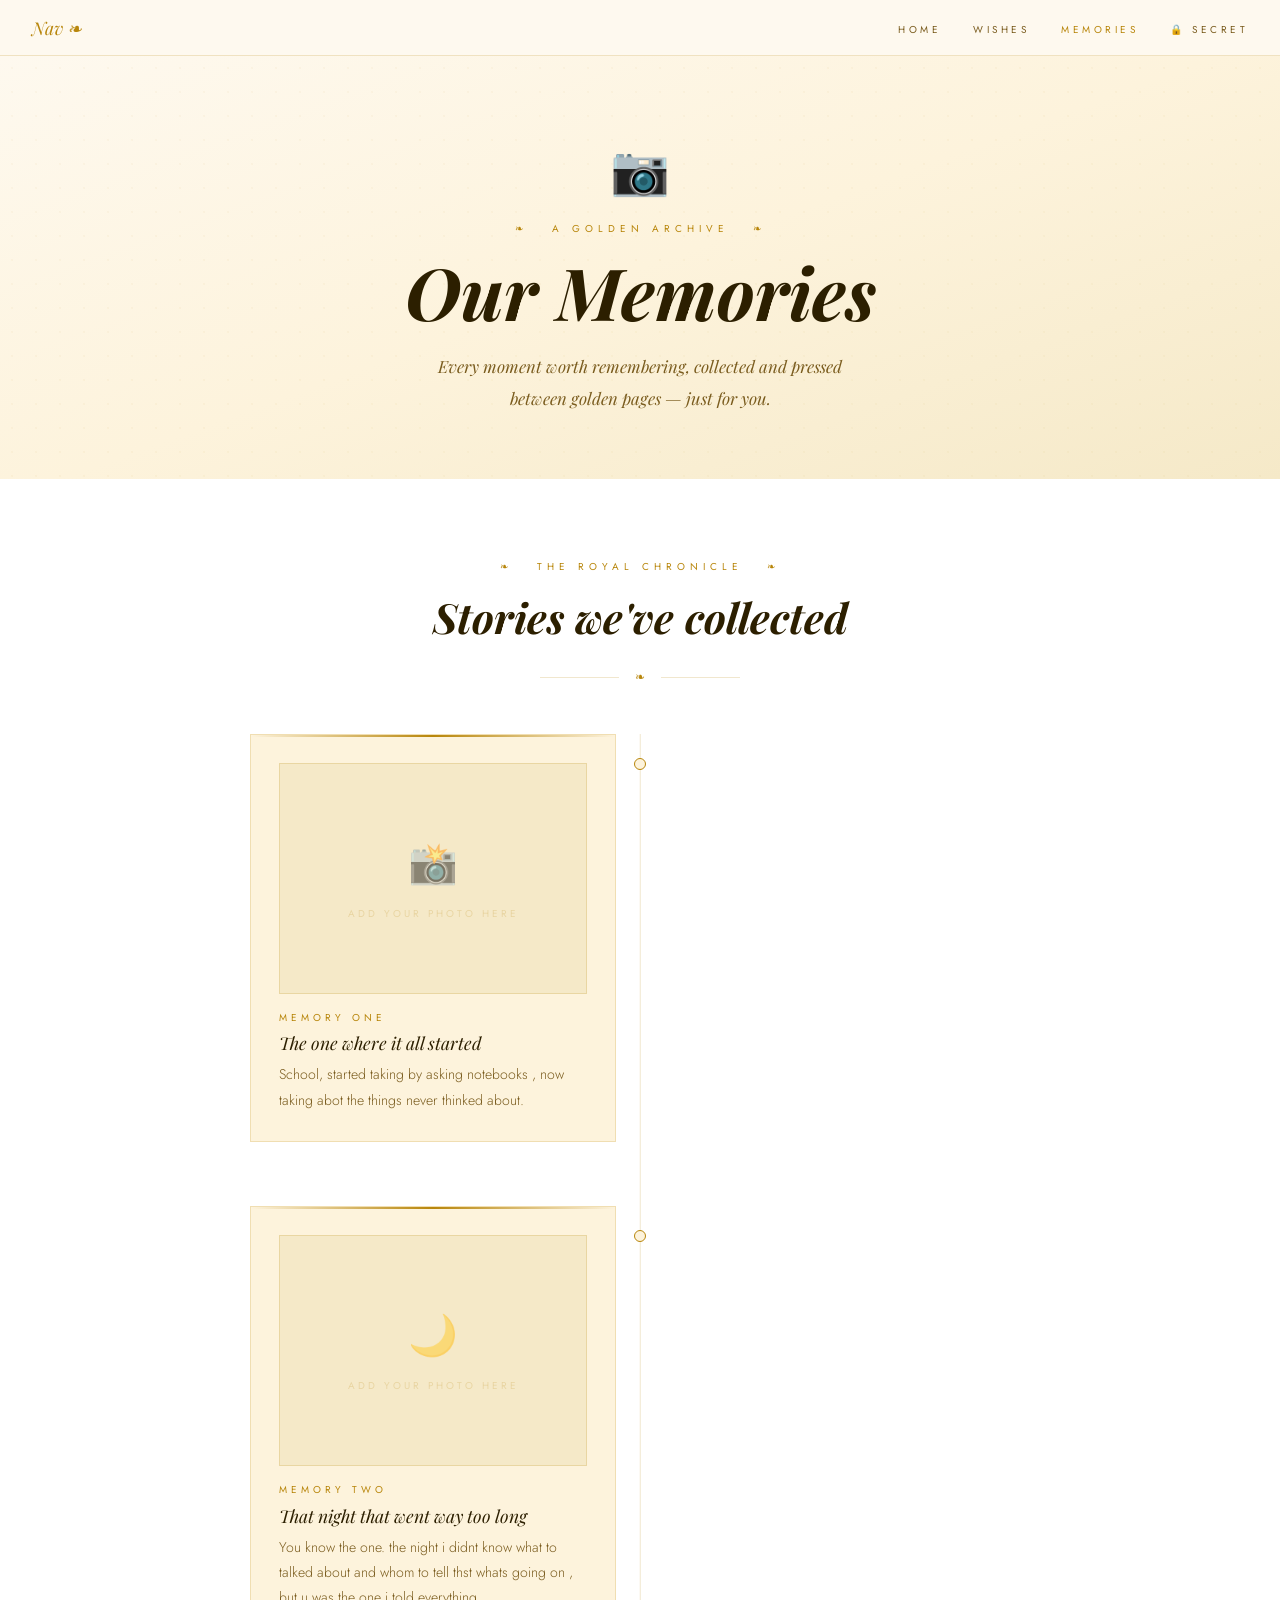
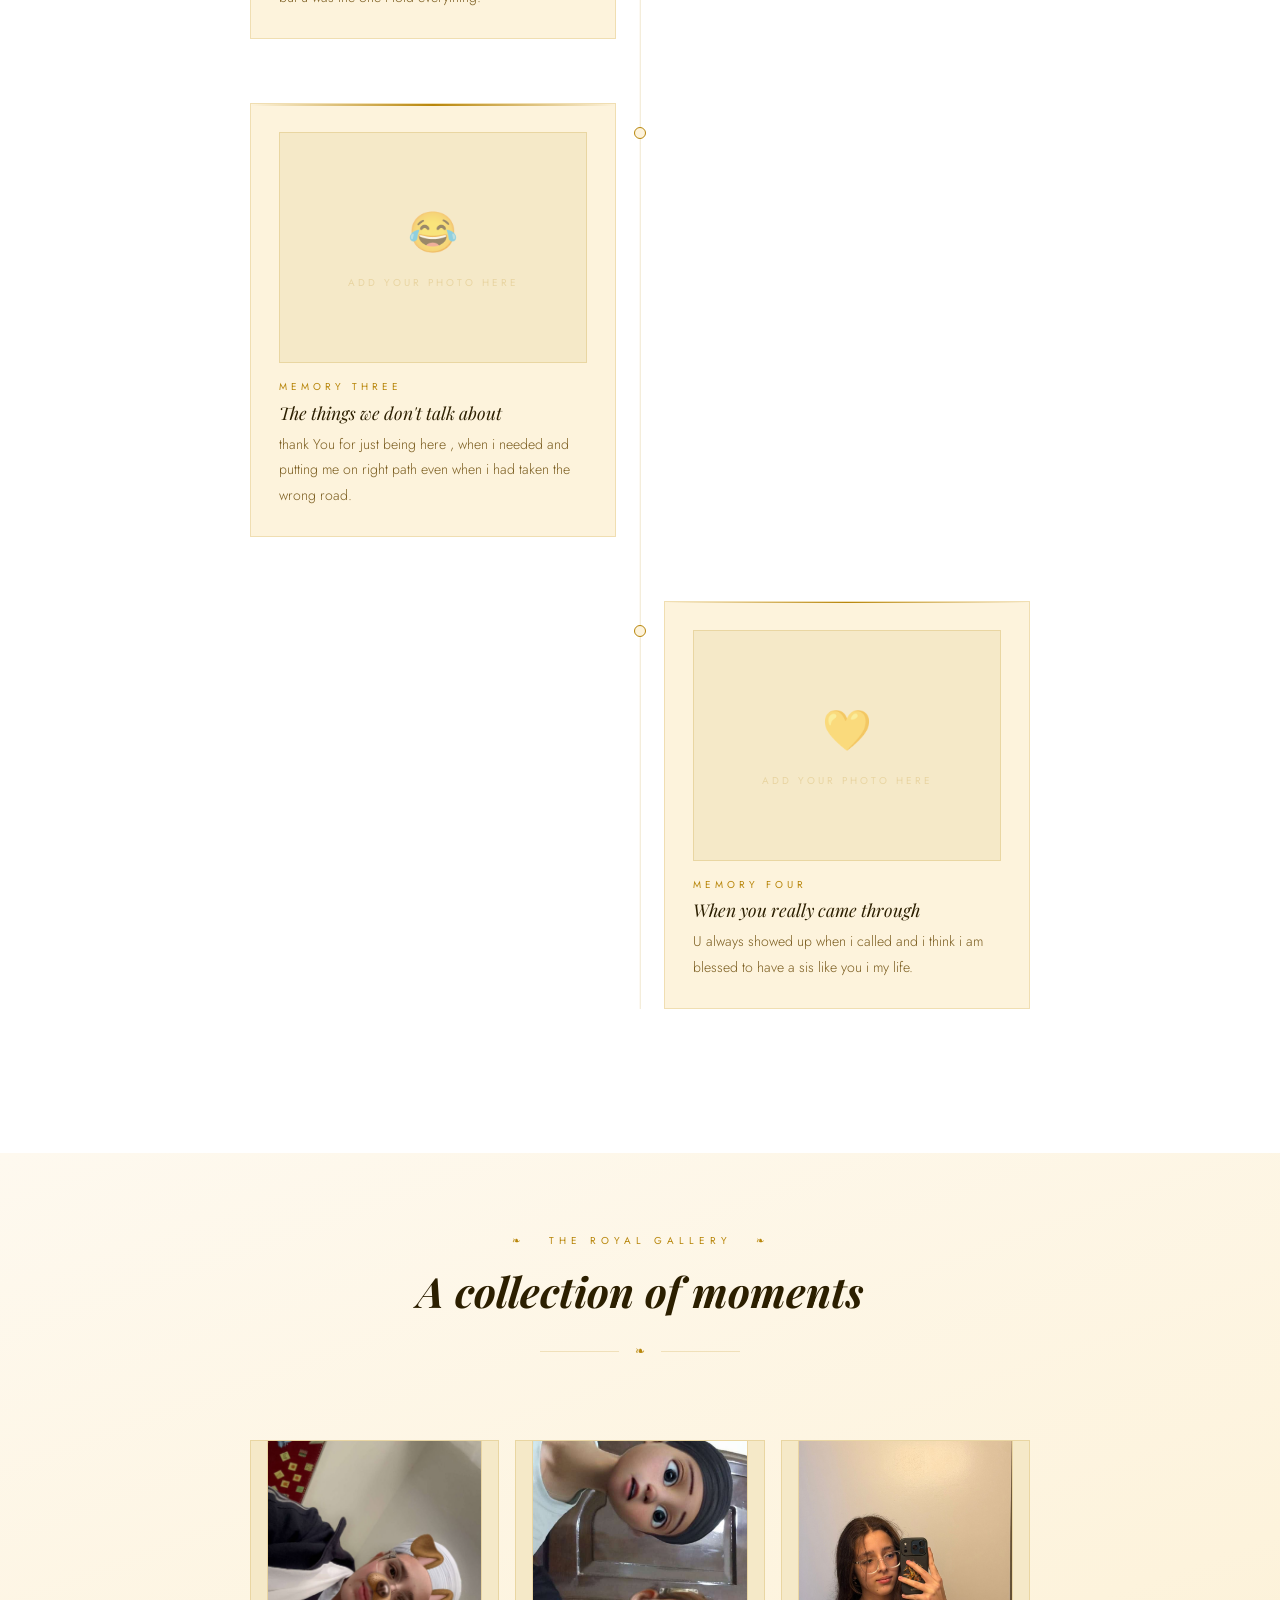
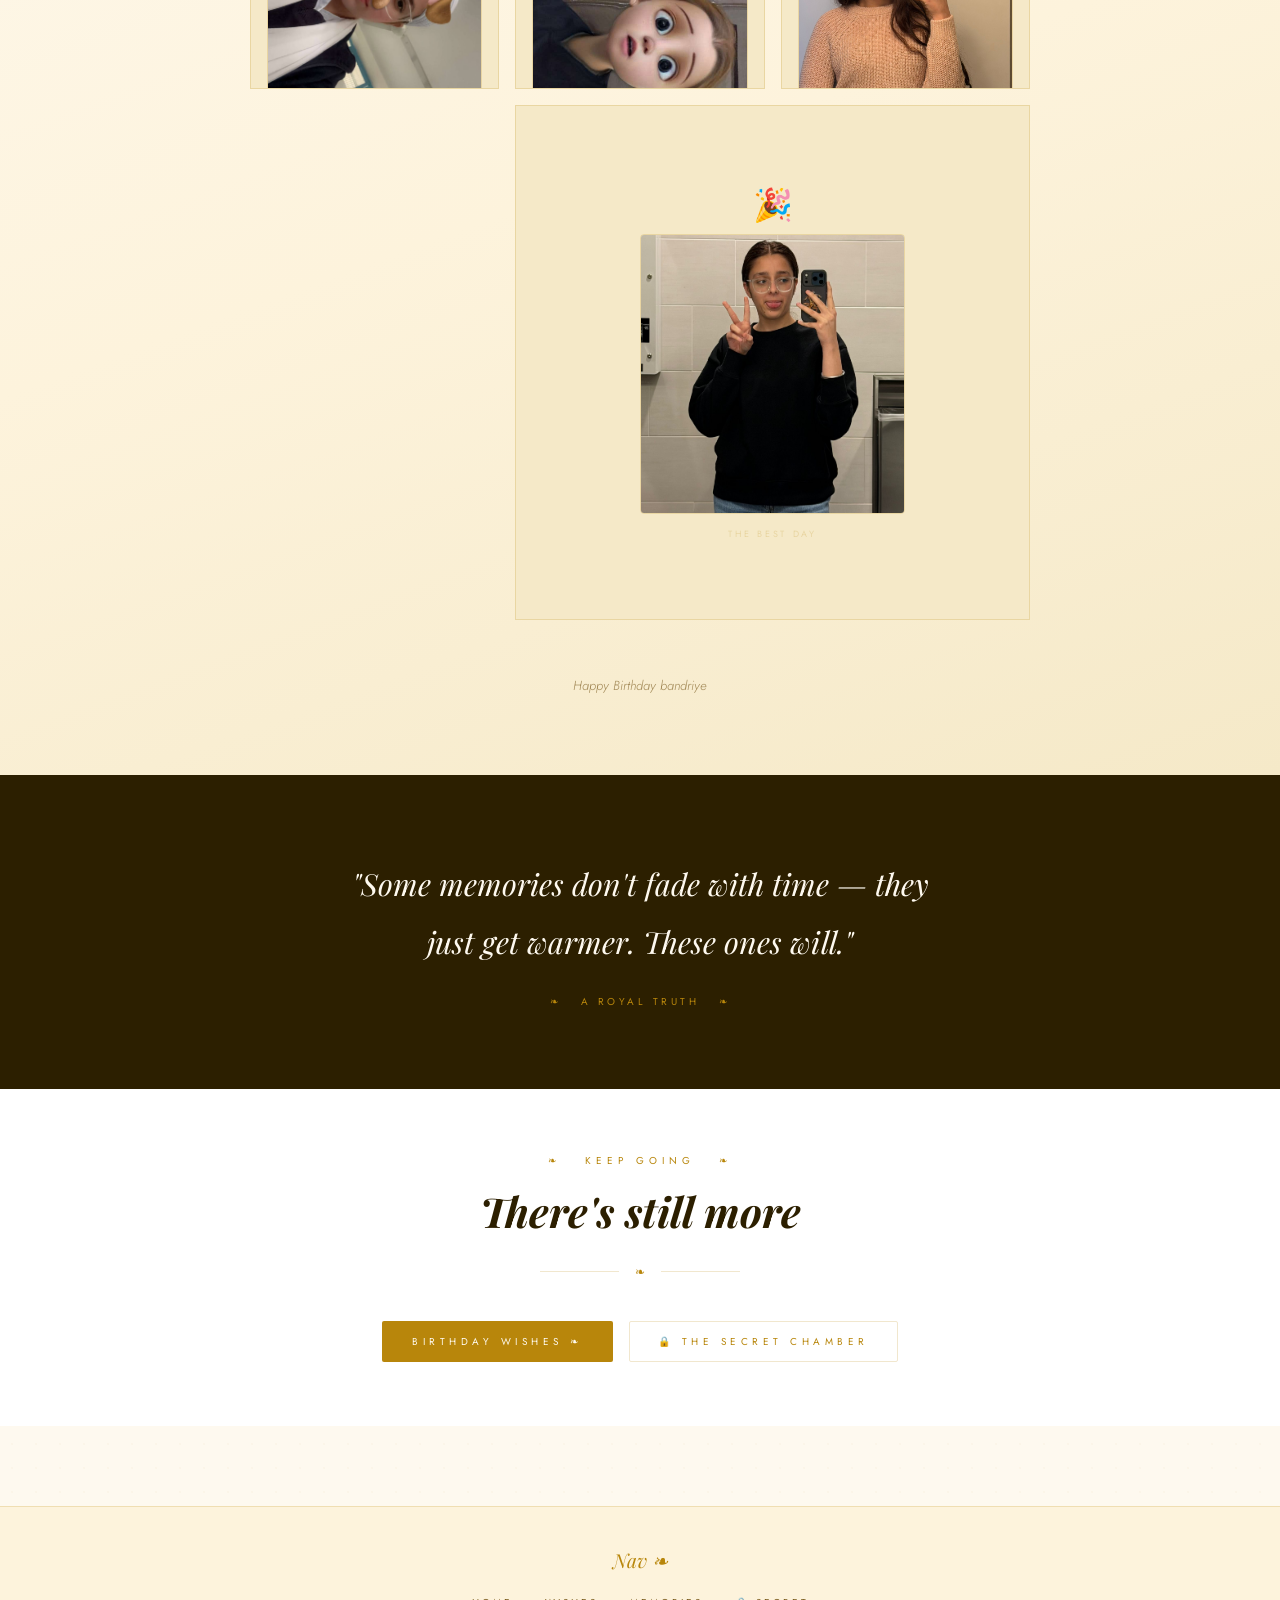
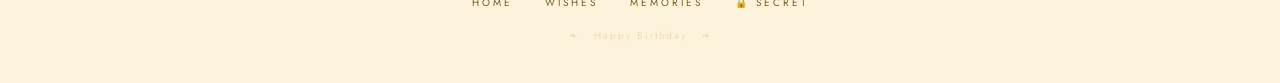
<file: memories.html>
<!DOCTYPE html>
<html lang="en">
<head>
<meta charset="UTF-8">
<meta name="viewport" content="width=device-width, initial-scale=1.0">
<title>Our Memories — Nav 👑</title>
<link rel="stylesheet" href="style.css">
<style>
/* MEMORIES TIMELINE */
.memories-section{padding:5rem 2rem;background:#fff}
.timeline{max-width:780px;margin:3rem auto 0;position:relative}
.timeline::before{content:'';position:absolute;left:50%;top:0;bottom:0;width:0.5px;background:var(--gold-dim);transform:translateX(-50%)}
.memory-item{display:flex;gap:3rem;margin-bottom:4rem;position:relative;align-items:flex-start}
.memory-item:nth-child(even){flex-direction:row-reverse}
.memory-side{flex:1}
.memory-dot{position:absolute;left:50%;top:1.5rem;transform:translateX(-50%);width:12px;height:12px;background:var(--cream2);border:1.5px solid var(--gold);border-radius:50%;z-index:1}
.memory-card{background:var(--cream2);border:0.5px solid var(--gold-dim);padding:1.75rem;position:relative;transition:transform 0.3s,box-shadow 0.3s}
.memory-card:hover{transform:translateY(-3px);box-shadow:0 10px 28px rgba(184,134,11,0.1)}
.memory-card::before{content:'';position:absolute;top:0;left:0;right:0;height:1.5px;background:linear-gradient(90deg,transparent,var(--gold),transparent)}
.memory-photo{width:100%;aspect-ratio:4/3;background:var(--cream3);border:0.5px solid var(--gold-dim);display:flex;align-items:center;justify-content:center;margin-bottom:1rem;position:relative;overflow:hidden}
.memory-photo-inner{text-align:center;padding:1rem}
.memory-photo-emoji{font-size:2.5rem;display:block;margin-bottom:0.5rem;opacity:0.5}
.memory-photo-hint{font-size:10px;letter-spacing:0.3em;text-transform:uppercase;color:var(--gold-dim)}
.memory-tag{font-size:10px;letter-spacing:0.4em;text-transform:uppercase;color:var(--gold);margin-bottom:0.4rem}
.memory-title{font-family:'Playfair Display',serif;font-size:1.1rem;font-style:italic;color:var(--dark);margin-bottom:0.5rem}
.memory-text{font-size:0.88rem;color:var(--warm);line-height:1.8;font-weight:300}
.memory-empty{flex:1}
@media(max-width:680px){
  .timeline::before{left:16px}
  .memory-item,.memory-item:nth-child(even){flex-direction:column;padding-left:40px}
  .memory-dot{left:16px;top:0.5rem}
  .memory-empty{display:none}
}

/* GALLERY GRID */
.gallery-section{padding:5rem 2rem;text-align:center;background:linear-gradient(160deg,var(--cream),var(--cream2),var(--cream3))}
.gallery-grid{display:grid;grid-template-columns:repeat(3,1fr);gap:1rem;max-width:780px;margin:3rem auto 0}
.gallery-cell{aspect-ratio:1;background:var(--cream3);border:0.5px solid var(--gold-dim);display:flex;align-items:center;justify-content:center;transition:transform 0.3s;cursor:default;position:relative;overflow:hidden}
.gallery-cell:hover{transform:scale(1.03);z-index:2}
.gallery-cell-inner{text-align:center;padding:1rem}
.gallery-cell-emoji{font-size:2rem;display:block;margin-bottom:0.4rem}
.gallery-cell-label{font-size:9px;letter-spacing:0.3em;text-transform:uppercase;color:var(--gold-dim)}
.gallery-cell.tall{grid-row:span 2}
.gallery-cell.wide{grid-column:span 2}
.gallery-hint{font-size:0.82rem;color:var(--warm-dim);font-style:italic;margin-top:1.5rem;font-weight:300}

/* QUOTE STRIP */
.mem-quote{padding:5rem 2rem;text-align:center;background:var(--dark)}
.mem-quote-text{font-family:'Playfair Display',serif;font-size:clamp(1.3rem,3.5vw,1.9rem);font-style:italic;color:var(--cream);max-width:600px;margin:0 auto;line-height:1.9;opacity:0.9}
.mem-quote-attr{margin-top:1.5rem;font-size:10px;letter-spacing:0.35em;text-transform:uppercase;color:var(--gold)}
</style>
</head>
<body>
<nav>
  <a href="index.html" class="nav-logo">Nav ❧</a>
  <ul class="nav-links">
    <li><a href="index.html">Home</a></li>
    <li><a href="wishes.html">Wishes</a></li>
    <li><a href="memories.html" class="active">Memories</a></li>
    <li><a href="secret-gate.html">🔒 Secret</a></li>
  </ul>
  <div class="nav-burger" onclick="toggleMenu()"><span></span><span></span><span></span></div>
</nav>
<div class="mobile-menu" id="mobileMenu">
  <ul>
    <li><a href="index.html">Home</a></li>
    <li><a href="wishes.html">Wishes</a></li>
    <li><a href="memories.html">Memories</a></li>
    <li><a href="secret-gate.html">🔒 Secret</a></li>
  </ul>
</div>

<div class="page">

<section class="page-hero">
  <div class="page-hero-content">
    <span class="page-hero-icon">📷</span>
    <div class="page-hero-label">❧ &nbsp; a golden archive &nbsp; ❧</div>
    <h1 class="page-hero-title">Our Memories</h1>
    <p class="page-hero-desc">Every moment worth remembering, collected and pressed between golden pages — just for you.</p>
  </div>
</section>

<!-- TIMELINE -->
<section class="memories-section">
  <div class="sec-label reveal" style="text-align:center">❧ &nbsp; the royal chronicle &nbsp; ❧</div>
  <h2 class="sec-title reveal" style="text-align:center">Stories we've collected</h2>
  <div class="rule reveal" style="margin-left:auto;margin-right:auto"><span></span><em>❧</em><span></span></div>
  <div class="timeline">

    <div class="memory-item reveal">
      <div class="memory-side">
        <div class="memory-card">
          <div class="memory-photo">
            <div class="memory-photo-inner">
              <span class="memory-photo-emoji">📸</span>
              <span class="memory-photo-hint">Add your photo here</span>
            </div>
          </div>
          <div class="memory-tag">Memory one</div>
          <div class="memory-title">The one where it all started</div>
          <p class="memory-text">School, started taking by asking notebooks , now taking abot the things never thinked about.</p>
        </div>
      </div>
      <div class="memory-dot"></div>
      <div class="memory-empty"></div>
    </div>

    <div class="memory-item reveal">
      <div class="memory-empty"></div>
      <div class="memory-dot"></div>
      <div class="memory-side">
        <div class="memory-card">
          <div class="memory-photo">
            <div class="memory-photo-inner">
              <span class="memory-photo-emoji">🌙</span>
              <span class="memory-photo-hint">Add your photo here</span>
            </div>
          </div>
          <div class="memory-tag">Memory two</div>
          <div class="memory-title">That night that went way too long</div>
          <p class="memory-text">You know the one. the night i didnt know what to talked about and whom to tell thst whats going on , but u was the one i told everything.</p>
        </div>
      </div>
    </div>

    <div class="memory-item reveal">
      <div class="memory-side">
        <div class="memory-card">
          <div class="memory-photo">
            <div class="memory-photo-inner">
              <span class="memory-photo-emoji">😂</span>
              <span class="memory-photo-hint">Add your photo here</span>
            </div>
          </div>
          <div class="memory-tag">Memory three</div>
          <div class="memory-title">The things we don't talk about</div>
          <p class="memory-text">thank You for just being here , when i needed and putting me on right path even when i had taken the wrong road. </p>
        </div>
      </div>
      <div class="memory-dot"></div>
      <div class="memory-empty"></div>
    </div>

    <div class="memory-item reveal">
      <div class="memory-side">
        <div class="memory-card">
          <div class="memory-photo">
            <div class="memory-photo-inner">
              <span class="memory-photo-emoji">💛</span>
              <span class="memory-photo-hint">Add your photo here</span>
            </div>
          </div>
          <div class="memory-tag">Memory four</div>
          <div class="memory-title">When you really came through</div>
          <p class="memory-text">U always showed up when i called and i think i am blessed to have a sis like you i my life.</p>
        </div>
      </div>
      <div class="memory-dot"></div>
      <div class="memory-empty"></div>
    </div>

  </div>
</section>

<!-- GALLERY -->
<section class="gallery-section">
  <div class="sec-label reveal">❧ &nbsp; the royal gallery &nbsp; ❧</div>
  <h2 class="sec-title reveal">A collection of moments</h2>
  <div class="rule reveal"><span></span><em>❧</em><span></span></div>
  <div class="gallery-grid reveal">
    <div class="gallery-cell tall">
      <div class="gallery-cell-inner"><span class="gallery-cell-emoji">📸</span><img src="photo1.jpeg" alt="memory"><span class="gallery-cell-label">Your best photo</span></div>
    </div>
    <div class="gallery-cell">
      <div class="gallery-cell-inner"><span class="gallery-cell-emoji">🌿</span><img src="photo2.jpeg" alt="memory"><span class="gallery-cell-label">A calm moment</span></div>
    </div>
    <div class="gallery-cell">
      <div class="gallery-cell-inner"><span class="gallery-cell-emoji">😂</span><img src="photo3.jpeg" alt="memory"><span class="gallery-cell-label">A chaotic one</span></div>
    </div>
    <div class="gallery-cell wide">
      <div class="gallery-cell-inner"><span class="gallery-cell-emoji">🎉</span><img src="photo4.jpeg" alt="memory"><span class="gallery-cell-label">The best day</span></div>
    </div>
  
  </div>
  <p class="gallery-hint reveal">Happy Birthday bandriye</p>
</section>

<!-- QUOTE -->
<section class="mem-quote">
  <p class="mem-quote-text reveal">"Some memories don't fade with time — they just get warmer. These ones will."</p>
  <div class="mem-quote-attr reveal">❧ &nbsp; a royal truth &nbsp; ❧</div>
</section>

<!-- CTA -->
<section style="padding:4rem 2rem;text-align:center;background:#fff">
  <div class="sec-label reveal">❧ &nbsp; keep going &nbsp; ❧</div>
  <h2 class="sec-title reveal">There's still more</h2>
  <div class="rule reveal"><span></span><em>❧</em><span></span></div>
  <div style="display:flex;gap:1rem;justify-content:center;flex-wrap:wrap;margin-top:1.5rem">
    <a href="wishes.html" class="btn-gold">Birthday Wishes ❧</a>
    <a href="secret-gate.html" class="btn-outline">🔒 The Secret Chamber</a>
  </div>
</section>

</div>

<site-footer>
  <div class="footer-name">Nav ❧</div>
  <ul class="footer-links">
    <li><a href="index.html">Home</a></li>
    <li><a href="wishes.html">Wishes</a></li>
    <li><a href="memories.html">Memories</a></li>
    <li><a href="secret-gate.html">🔒 Secret</a></li>
  </ul>
  <div class="footer-copy">❧ &nbsp; Happy Birthday &nbsp; ❧</div>
</site-footer>

<script>
function toggleMenu(){document.getElementById('mobileMenu').classList.toggle('open')}
const revs=document.querySelectorAll('.reveal');
const io=new IntersectionObserver(e=>e.forEach(el=>{if(el.isIntersecting){el.target.classList.add('visible');io.unobserve(el.target)}}),{threshold:0.1});
revs.forEach(r=>io.observe(r));
</script>
</body>
</html>
</file>
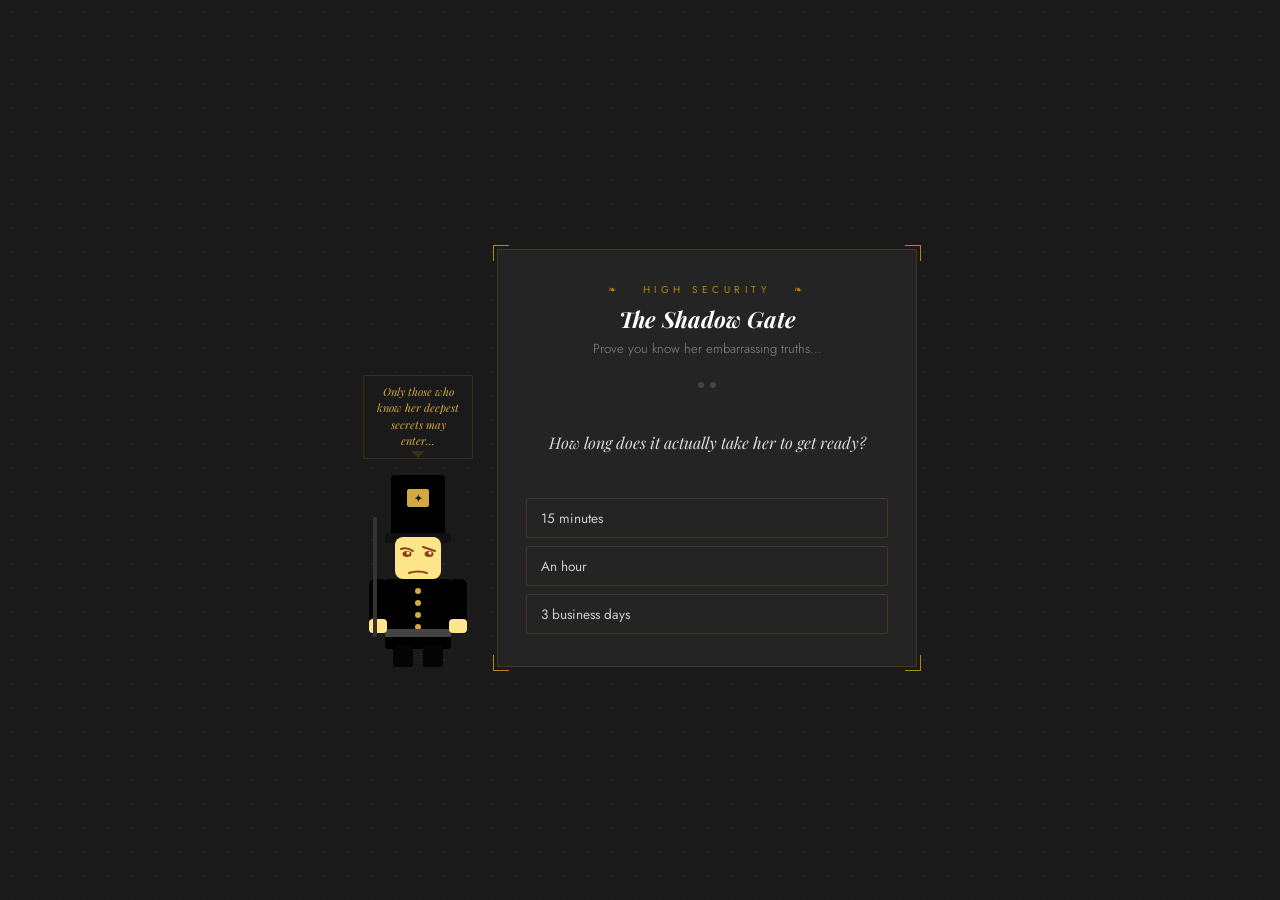
<file: secret-gate.html>
<!DOCTYPE html>
<html lang="en">
<head>
<meta charset="UTF-8">
<meta name="viewport" content="width=device-width, initial-scale=1.0">
<title>The Inner Sanctum 🔒</title>
<link href="https://fonts.googleapis.com/css2?family=Playfair+Display:ital,wght@0,400;1,400&family=Jost:wght@300;400;500&display=swap" rel="stylesheet">
<style>
*,*::before,*::after{margin:0;padding:0;box-sizing:border-box}
:root{--gold:#b8860b;--gold-light:#d4a843;--gold-dim:rgba(184,134,11,0.2);--gold-faint:rgba(184,134,11,0.07);--cream:#fef9ef;--cream2:#fdf3dc;--cream3:#f5e9c8;--dark:#1a1a1a;--warm:#7a5c1e;--red:#c0392b}
html,body{height:100%;overflow:hidden}
body{background:var(--dark);font-family:'Jost',sans-serif;display:flex;align-items:center;justify-content:center;min-height:100vh;background-image:radial-gradient(circle,rgba(255,255,255,0.04) 1px,transparent 1px);background-size:24px 24px}
.scene{display:flex;align-items:flex-end;justify-content:center;gap:1.5rem;width:100%;max-width:820px;padding:1rem 1rem 0}
.guard-wrap{flex-shrink:0;display:flex;flex-direction:column;align-items:center;width:110px}
.guard-svg{width:110px;height:200px;transition:all 0.3s ease}
.guard-bubble{background:var(--dark);border:0.5px solid var(--gold-dim);padding:8px 12px;font-size:11px;font-style:italic;color:var(--gold-light);max-width:150px;text-align:center;line-height:1.5;margin-bottom:8px;position:relative;font-family:'Playfair Display',serif;min-height:48px;border-radius:2px;transition:all 0.3s}
.guard-bubble.angry{background:#2a0808;border-color:rgba(192,57,43,0.5);color:#ff6b6b}
.guard-bubble::after{content:'';position:absolute;bottom:-7px;left:50%;transform:translateX(-50%);border:7px solid transparent;border-top-color:var(--gold-dim)}
.card{background:#242424;border:1px solid var(--gold-dim);width:100%;max-width:420px;padding:2rem 1.75rem;text-align:center;position:relative;flex:1}
.card::before{content:'';position:absolute;top:-5px;left:-5px;width:16px;height:16px;border-top:1.5px solid var(--gold);border-left:1.5px solid var(--gold)}
.card::after{content:'';position:absolute;bottom:-5px;right:-5px;width:16px;height:16px;border-bottom:1.5px solid var(--gold);border-right:1.5px solid var(--gold)}
.corner-tr{position:absolute;top:-5px;right:-5px;width:16px;height:16px;border-top:1.5px solid var(--gold);border-right:1.5px solid var(--gold)}
.corner-bl{position:absolute;bottom:-5px;left:-5px;width:16px;height:16px;border-bottom:1.5px solid var(--gold);border-left:1.5px solid var(--gold)}
.gate-label{font-size:10px;letter-spacing:0.45em;text-transform:uppercase;color:var(--gold);margin-bottom:0.5rem}
.gate-title{font-family:'Playfair Display',serif;font-size:1.4rem;font-style:italic;color:#fff;margin-bottom:0.25rem;line-height:1.3}
.gate-sub{font-size:0.82rem;color:#888;margin-bottom:1.5rem;font-weight:300}
.q-text{font-family:'Playfair Display',serif;font-size:1rem;font-style:italic;color:#ddd;line-height:1.6;margin-bottom:1rem;min-height:52px;transition:opacity 0.3s}
.options{display:flex;flex-direction:column;gap:0.5rem}
.opt-btn{background:transparent;border:0.5px solid var(--gold-dim);padding:9px 14px;font-family:'Jost',sans-serif;font-size:0.85rem;color:#ccc;cursor:pointer;text-align:left;transition:background 0.2s,border-color 0.2s,color 0.2s,transform 0.2s;border-radius:2px}
.opt-btn:hover:not(:disabled){background:rgba(184,134,11,0.15);border-color:var(--gold);color:#fff}
.opt-btn.correct{background:#11331c;border-color:#22c55e;color:#4ade80;pointer-events:none}
.opt-btn.wrong{background:#331111;border-color:var(--red);color:#ff6b6b;animation:shake 0.4s ease;pointer-events:none}
.opt-btn.dimmed{opacity:0.3;pointer-events:none}
.progress-wrap{display:flex;justify-content:center;gap:6px;margin-bottom:1rem}
.prog-dot{width:6px;height:6px;border-radius:50%;background:#444;transition:background 0.3s}
.prog-dot.done{background:var(--gold)}
.tries-wrap{font-size:11px;color:#ff6b6b;min-height:18px;margin-bottom:0.5rem;font-style:italic;opacity:0;transition:opacity 0.3s}
.tries-wrap.show{opacity:1}
.reveal-overlay{position:fixed;inset:0;background:var(--dark);display:flex;align-items:center;justify-content:center;z-index:100;opacity:0;pointer-events:none;transition:opacity 0.8s ease;flex-direction:column;gap:1rem;text-align:center;padding:2rem}
.reveal-overlay.show{opacity:1;pointer-events:all}
.reveal-skull{font-size:3rem;animation:bounce 0.8s ease infinite alternate}
.reveal-title{font-family:'Playfair Display',serif;font-size:clamp(1.6rem,5vw,2.5rem);font-style:italic;color:#fff}
.reveal-sub{font-size:0.88rem;color:#aaa;font-weight:300}
.reveal-btn{margin-top:0.75rem;font-family:'Jost',sans-serif;font-size:10px;letter-spacing:0.4em;text-transform:uppercase;color:var(--dark);background:var(--gold);padding:12px 30px;border:none;cursor:pointer;transition:background 0.3s;border-radius:2px}
.reveal-btn:hover{background:#fff}
@keyframes bounce{from{transform:translateY(0)}to{transform:translateY(-8px)}}
@keyframes shake{0%,100%{transform:translateX(0)}20%,60%{transform:translateX(-6px)}40%,80%{transform:translateX(6px)}}
@keyframes fadeIn{from{opacity:0;transform:translateY(10px)}to{opacity:1;transform:translateY(0)}}
.fade-in{animation:fadeIn 0.35s ease both}
@media(max-width:600px){.scene{flex-direction:column;align-items:center;overflow-y:auto;height:100vh;padding-bottom:2rem}html,body{overflow:auto}.guard-wrap{flex-direction:row;gap:0.75rem;align-items:flex-end;width:100%;max-width:420px}.guard-svg{width:70px;height:130px}.guard-bubble{margin-bottom:0;flex:1;text-align:left}.guard-bubble::after{display:none}}
</style>
</head>
<body>
<div class="scene">
  <div class="guard-wrap">
    <div class="guard-bubble" id="guardBubble">Only those who know her deepest secrets may enter...</div>
    <svg class="guard-svg" id="guardSvg" viewBox="0 0 110 200" xmlns="http://www.w3.org/2000/svg">
      <!-- Guard body identical to gate.html but modified coloring for "dark mode" omitted for brevity, using same logic -->
      <g id="guardHat">
        <rect x="28" y="8" width="54" height="62" rx="4" fill="#000"/>
        <rect x="22" y="66" width="66" height="10" rx="2" fill="#111"/>
        <rect x="44" y="22" width="22" height="18" rx="2" fill="#d4a843"/>
        <text x="55" y="35" text-anchor="middle" font-size="10" fill="#1a1a1a" font-weight="bold">✦</text>
      </g>
      <rect x="32" y="70" width="46" height="42" rx="8" fill="#fde68a"/>
      <circle id="gCheekL" cx="38" cy="98" r="6" fill="#fca5a5" opacity="0"/>
      <circle id="gCheekR" cx="72" cy="98" r="6" fill="#fca5a5" opacity="0"/>
      <path id="gBrowL" d="M38,82 Q44,80 50,84" fill="none" stroke="#92400e" stroke-width="2" stroke-linecap="round"/>
      <path id="gBrowR" d="M60,80 Q66,82 72,84" fill="none" stroke="#92400e" stroke-width="2" stroke-linecap="round"/>
      <ellipse id="gEyeL" cx="44" cy="87" rx="4.5" ry="3" fill="#92400e"/>
      <ellipse id="gEyeR" cx="66" cy="87" rx="4.5" ry="3" fill="#92400e"/>
      <circle cx="45" cy="86" r="1.5" fill="#fff"/>
      <circle cx="67" cy="86" r="1.5" fill="#fff"/>
      <path id="gMouth" d="M46,106 Q55,103 64,106" fill="none" stroke="#92400e" stroke-width="2" stroke-linecap="round"/>
      <path id="gSweat" d="M78,82 Q81,78 78,74 Q75,78 78,82Z" fill="#93c5fd" opacity="0"/>
      <rect x="22" y="112" width="66" height="70" rx="4" fill="#000"/>
      <circle cx="55" cy="124" r="3" fill="#d4a843"/><circle cx="55" cy="136" r="3" fill="#d4a843"/>
      <circle cx="55" cy="148" r="3" fill="#d4a843"/><circle cx="55" cy="160" r="3" fill="#d4a843"/>
      <rect x="22" y="162" width="66" height="8" rx="1" fill="#444"/>
      <g id="guardArmL"><rect x="6" y="112" width="18" height="50" rx="6" fill="#000"/><rect x="6" y="152" width="18" height="14" rx="4" fill="#fde68a"/><rect x="10" y="50" width="4" height="120" rx="2" fill="#333"/></g>
      <g id="guardArmR"><rect x="86" y="112" width="18" height="50" rx="6" fill="#000"/><rect x="86" y="152" width="18" height="14" rx="4" fill="#fde68a"/></g>
      <rect x="30" y="178" width="20" height="22" rx="3" fill="#050505"/><rect x="60" y="178" width="20" height="22" rx="3" fill="#050505"/>
      <g id="gSalute" opacity="0"><rect x="82" y="82" width="16" height="10" rx="4" fill="#fde68a"/></g>
      <text id="gSparkle1" x="4" y="60" font-size="14" fill="#d4a843" opacity="0">✦</text>
      <text id="gSparkle2" x="90" y="48" font-size="10" fill="#d4a843" opacity="0">✦</text>
      <g id="gStop" opacity="0">
        <rect x="82" y="90" width="18" height="22" rx="4" fill="#fde68a"/>
        <line x1="91" y1="90" x2="91" y2="112" stroke="#92400e" stroke-width="1"/>
      </g>
    </svg>
  </div>

  <div class="card">
    <div class="corner-tr"></div><div class="corner-bl"></div>
    <div class="gate-label">❧ &nbsp; High Security &nbsp; ❧</div>
    <h1 class="gate-title" id="gateTitle">The Shadow Gate</h1>
    <p class="gate-sub">Prove you know her embarrassing truths...</p>
    <div class="progress-wrap" id="progressWrap"></div>
    <div class="tries-wrap" id="triesWrap"></div>
    <div class="q-text" id="qText"></div>
    <div class="options" id="options"></div>
  </div>
</div>

<div class="reveal-overlay" id="revealOverlay">
  <div class="reveal-skull">☠️</div>
  <div class="reveal-title">The Vault is Open...</div>
  <div class="reveal-sub">Prepare for chaos.</div>
  <button class="reveal-btn" onclick="window.location.href='secret.html'">Enter the Roast ❧</button>
</div>

<script>
const questions = [
  {
    q: "How long does it actually take her to get ready?",
    correct: 2,
    wrongReactions: [
      "Lies! Try again. 🛑",
      "She wishes. Answer honestly! 👀"
    ],
    opts: [
      { text: "15 minutes",       mood:"angry",   reaction:"Don't make me laugh. 🛑" },
      { text: "An hour",          mood:"angry",   reaction:"Still too generous. 🛑" },
      { text: "3 business days",  mood:"laugh",   reaction:"Correct! The realm knows this truth. ✦" }
    ]
  },
  {
    q: "What happens when she's hungry?",
    correct: 1,
    wrongReactions: [
      "Incorrect. The reality is much worse. 🛑",
      "You clearly don't know her. Retry! 😤"
    ],
    opts: [
      { text: "She makes a quiet snack", mood:"angry",   reaction:"Quiet? Never. 🛑" },
      { text: "She turns into a monster",mood:"suspicious", reaction:"Accurate. Frighteningly accurate. ✦" },
      { text: "She drinks water",        mood:"angry",   reaction:"Who are you kidding? 🛑" }
    ]
  }
];

const guardMoods = {
  laugh:     { bL:"M38,77 Q44,73 50,77", bR:"M60,77 Q66,73 72,77", mouth:"M38,101 Q55,116 72,101", eyeRy:"3",   cheek:1, sweat:0, sparkle:1, salute:0, stop:0 },
  suspicious:{ bL:"M38,82 Q44,80 50,84", bR:"M60,80 Q66,82 72,84", mouth:"M46,106 Q55,103 64,106", eyeRy:"3",   cheek:0, sweat:0, sparkle:0, salute:0, stop:0 },
  angry:     { bL:"M38,85 Q44,81 50,85", bR:"M60,85 Q66,81 72,85", mouth:"M44,108 Q55,104 66,108", eyeRy:"3",   cheek:0, sweat:0, sparkle:0, salute:0, stop:1 }
};

function setGuard(name,speech){
  const m=guardMoods[name]||guardMoods.suspicious;
  document.getElementById('gBrowL').setAttribute('d',m.bL);
  document.getElementById('gBrowR').setAttribute('d',m.bR);
  document.getElementById('gMouth').setAttribute('d',m.mouth);
  document.getElementById('gEyeL').setAttribute('ry',m.eyeRy);
  document.getElementById('gEyeR').setAttribute('ry',m.eyeRy);
  document.getElementById('gCheekL').style.opacity=m.cheek;
  document.getElementById('gCheekR').style.opacity=m.cheek;
  document.getElementById('gSweat').style.opacity=m.sweat;
  document.getElementById('gSparkle1').style.opacity=m.sparkle;
  document.getElementById('gSparkle2').style.opacity=m.sparkle;
  document.getElementById('gSalute').style.opacity=m.salute;
  document.getElementById('gStop').style.opacity=m.stop;
  const bubble=document.getElementById('guardBubble');
  if(speech){bubble.textContent=speech;bubble.className=name==='angry'?'guard-bubble angry':'guard-bubble'}
}

let current=0, wrongCount=0;

function buildProgress(){
  const wrap=document.getElementById('progressWrap');wrap.innerHTML='';
  questions.forEach((_,i)=>{const d=document.createElement('div');d.className='prog-dot'+(i<current?' done':'');wrap.appendChild(d)});
}

function renderQuestion(){
  const q=questions[current];wrongCount=0;
  document.getElementById('triesWrap').className='tries-wrap';
  const qEl=document.getElementById('qText');
  qEl.style.opacity=0;
  setTimeout(()=>{qEl.textContent=q.q;qEl.style.opacity=1},180);
  const opts=document.getElementById('options');opts.innerHTML='';
  q.opts.forEach((o,i)=>{
    const btn=document.createElement('button');
    btn.className='opt-btn fade-in';
    btn.style.animationDelay=(i*0.07)+'s';
    btn.textContent=o.text;
    btn.onclick=()=>pick(q,o,i,btn);
    opts.appendChild(btn);
  });
  buildProgress();
}

function pick(q,opt,idx,btn){
  const btns=document.querySelectorAll('.opt-btn');
  btns.forEach(b=>b.disabled=true);

  if(idx===q.correct){
    btn.classList.add('correct');
    setGuard(opt.mood,opt.reaction);
    document.getElementById('triesWrap').className='tries-wrap';
    setTimeout(()=>{
      current++;
      if(current>=questions.length) showReveal();
      else renderQuestion();
    },1100);
  } else {
    wrongCount++;
    btn.classList.add('wrong');
    const roasts=q.wrongReactions;
    const roast=roasts[(wrongCount-1)%roasts.length];
    setGuard('angry',roast);
    const tw=document.getElementById('triesWrap');
    tw.textContent=wrongCount===1?'❌ Guard denies your lies. Try again!':`❌ Still lying. Guard blocks you!`;
    tw.className='tries-wrap show';
    setTimeout(()=>{
      btns.forEach(b=>{
        b.disabled=false;
        if(b===btn){b.classList.remove('wrong');b.classList.add('dimmed')}
      });
      setGuard('suspicious','Tell the truth. I am watching. 👀');
    },1200);
  }
}

function showReveal(){
  setGuard('laugh','Access granted! Enjoy the roast! ✦');
  setTimeout(()=>document.getElementById('revealOverlay').classList.add('show'),500);
}

setGuard('suspicious','Only those who know her deepest secrets may enter...');
renderQuestion();
</script>
</body>
</html>
</file>
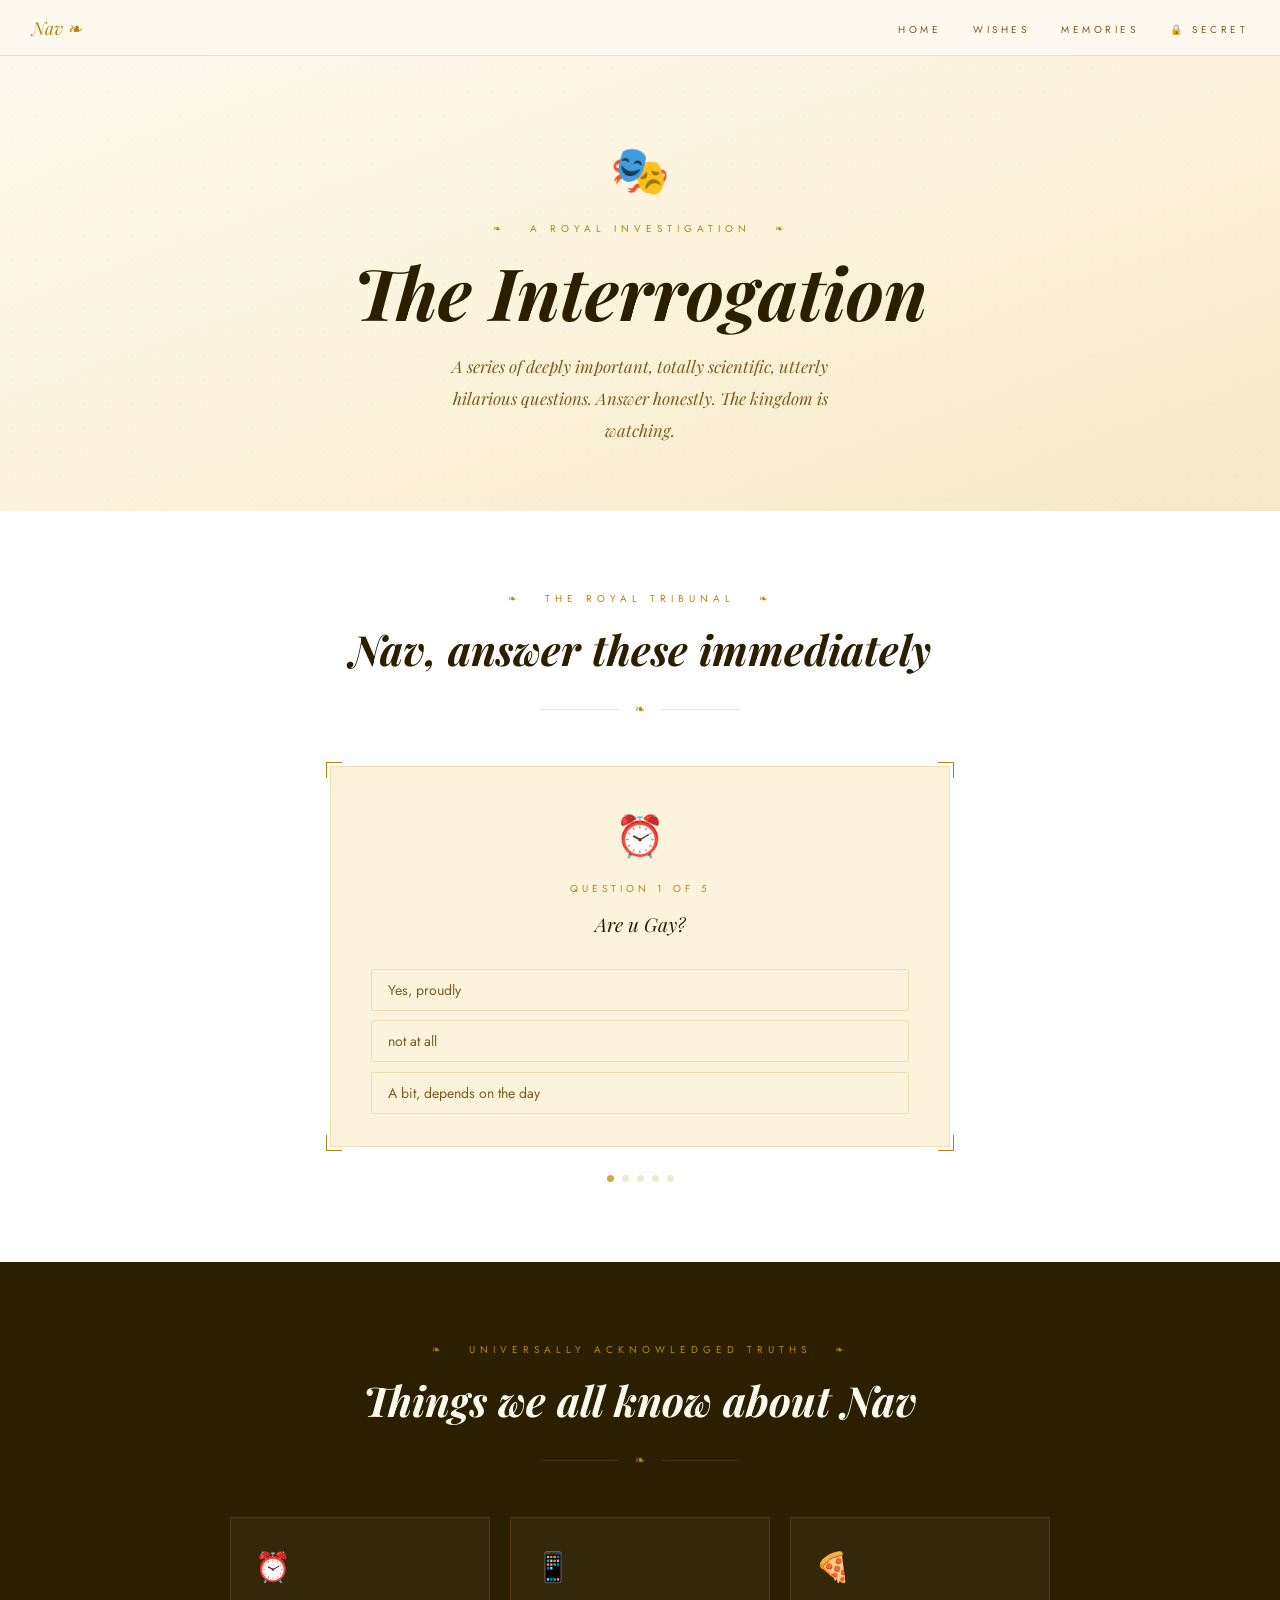
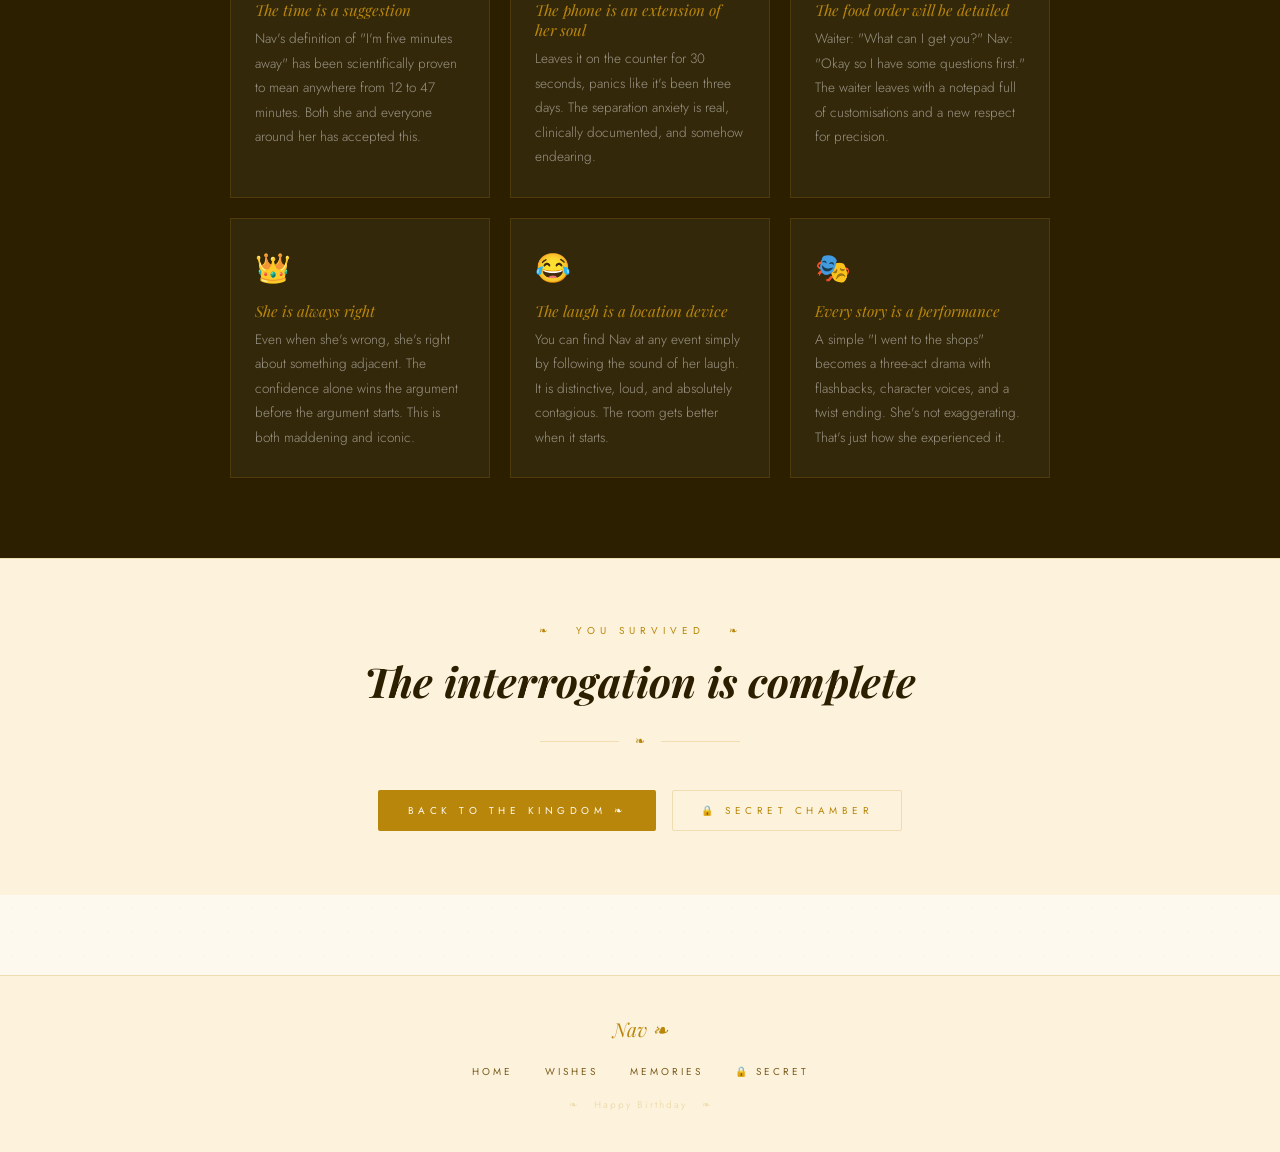
<file: secret.html>
<!DOCTYPE html>
<html lang="en">
<head>
<meta charset="UTF-8">
<meta name="viewport" content="width=device-width, initial-scale=1.0">
<title>The Royal Interrogation 👑</title>
<link rel="stylesheet" href="style.css">
<style>
/* QUIZ SECTION */
.quiz-section{padding:5rem 2rem;background:#fff;text-align:center;min-height:60vh}
.quiz-wrap{max-width:620px;margin:3rem auto 0}

/* QUESTION CARD */
.q-stage{position:relative;min-height:340px;display:flex;flex-direction:column;align-items:center;justify-content:center}
.q-card{background:var(--cream2);border:1px solid var(--gold-dim);padding:2.5rem 2.5rem 2rem;text-align:center;position:relative;width:100%;transition:opacity 0.3s,transform 0.3s}
.q-card::before{content:'';position:absolute;top:-5px;left:-5px;width:16px;height:16px;border-top:1.5px solid var(--gold);border-left:1.5px solid var(--gold)}
.q-card::after{content:'';position:absolute;bottom:-5px;right:-5px;width:16px;height:16px;border-bottom:1.5px solid var(--gold);border-right:1.5px solid var(--gold)}
.qc-tr{position:absolute;top:-5px;right:-5px;width:16px;height:16px;border-top:1.5px solid var(--gold);border-right:1.5px solid var(--gold)}
.qc-bl{position:absolute;bottom:-5px;left:-5px;width:16px;height:16px;border-bottom:1.5px solid var(--gold);border-left:1.5px solid var(--gold)}
.q-emoji{font-size:2.5rem;margin-bottom:1rem;display:block;animation:wobble 2s ease infinite}
@keyframes wobble{0%,100%{transform:rotate(-3deg)}50%{transform:rotate(3deg)}}
.q-counter{font-size:10px;letter-spacing:0.4em;text-transform:uppercase;color:var(--gold);margin-bottom:0.75rem}
.q-text{font-family:'Playfair Display',serif;font-size:1.2rem;font-style:italic;color:var(--dark);line-height:1.7;margin-bottom:1.75rem}
.q-options{display:flex;flex-direction:column;gap:0.6rem}
.q-opt{background:transparent;border:0.5px solid var(--gold-dim);padding:10px 16px;font-family:'Jost',sans-serif;font-size:0.88rem;color:var(--warm);cursor:pointer;text-align:left;transition:all 0.2s;border-radius:2px;position:relative;overflow:hidden}
.q-opt::before{content:'';position:absolute;inset:0;background:var(--gold-faint);transform:scaleX(0);transform-origin:left;transition:transform 0.2s}
.q-opt:hover::before{transform:scaleX(1)}
.q-opt:hover{border-color:var(--gold);color:var(--dark)}
.q-opt span{position:relative;z-index:1}
.q-opt.selected{background:var(--dark);border-color:var(--dark);color:var(--cream);pointer-events:none}
.q-opt.selected::before{display:none}

/* REACTION TOAST */
.reaction-box{background:var(--cream3);border:0.5px solid var(--gold-dim);padding:1rem 1.25rem;margin-top:1rem;font-family:'Playfair Display',serif;font-size:0.95rem;font-style:italic;color:var(--dark);line-height:1.6;display:none;text-align:left;animation:slideUp 0.3s ease both}
.reaction-box.show{display:block}
@keyframes slideUp{from{opacity:0;transform:translateY(8px)}to{opacity:1;transform:translateY(0)}}
.reaction-label{font-size:10px;letter-spacing:0.35em;text-transform:uppercase;color:var(--gold);margin-bottom:0.35rem;font-style:normal;font-family:'Jost',sans-serif}

/* PROGRESS DOTS */
.q-progress{display:flex;justify-content:center;gap:8px;margin-top:1.75rem}
.q-pdot{width:7px;height:7px;border-radius:50%;background:var(--gold-dim);transition:background 0.3s,transform 0.3s}
.q-pdot.done{background:var(--gold);transform:scale(1.2)}
.q-pdot.active{background:var(--gold-light)}

/* NEXT BUTTON */
.q-next{display:none;margin-top:1.25rem;font-family:'Jost',sans-serif;font-size:10px;letter-spacing:0.4em;text-transform:uppercase;color:var(--cream);background:var(--gold);padding:11px 28px;border:none;cursor:pointer;transition:background 0.3s;border-radius:2px}
.q-next:hover{background:var(--dark)}
.q-next.show{display:inline-block}

/* VERDICT SECTION */
.verdict-section{padding:5rem 2rem;background:linear-gradient(160deg,var(--cream),var(--cream2),var(--cream3));text-align:center;display:none}
.verdict-section.show{display:block}
.verdict-badge{font-size:4rem;margin-bottom:1rem;display:block;animation:bounce 0.8s ease infinite alternate}
@keyframes bounce{from{transform:translateY(0)}to{transform:translateY(-10px)}}
.verdict-label{font-size:10px;letter-spacing:0.5em;text-transform:uppercase;color:var(--gold);margin-bottom:0.75rem}
.verdict-title{font-family:'Playfair Display',serif;font-size:clamp(1.8rem,5vw,3rem);font-style:italic;color:var(--dark);line-height:1.2;margin-bottom:1rem}
.verdict-desc{font-family:'Playfair Display',serif;font-size:1rem;font-style:italic;color:var(--warm);max-width:520px;margin:0 auto;line-height:2}
.verdict-frame{border:1px solid var(--gold-dim);padding:2.5rem 3rem;display:inline-block;margin-top:2rem;position:relative;max-width:540px;text-align:left;background:#fff}
.verdict-frame::before{content:'';position:absolute;top:-5px;left:-5px;width:16px;height:16px;border-top:1.5px solid var(--gold);border-left:1.5px solid var(--gold)}
.verdict-frame::after{content:'';position:absolute;bottom:-5px;right:-5px;width:16px;height:16px;border-bottom:1.5px solid var(--gold);border-right:1.5px solid var(--gold)}
.vf-tr{position:absolute;top:-5px;right:-5px;width:16px;height:16px;border-top:1.5px solid var(--gold);border-right:1.5px solid var(--gold)}
.vf-bl{position:absolute;bottom:-5px;left:-5px;width:16px;height:16px;border-bottom:1.5px solid var(--gold);border-left:1.5px solid var(--gold)}
.verdict-list{list-style:none;display:flex;flex-direction:column;gap:0.75rem;margin-top:0}
.verdict-list li{font-size:0.9rem;color:var(--warm);padding-left:1.5rem;position:relative;font-weight:300;line-height:1.6}
.verdict-list li::before{content:'❧';position:absolute;left:0;color:var(--gold);font-size:10px;top:3px}
.replay-btn{margin-top:2rem;font-family:'Jost',sans-serif;font-size:10px;letter-spacing:0.4em;text-transform:uppercase;color:var(--gold);background:transparent;padding:11px 28px;border:0.5px solid var(--gold-dim);cursor:pointer;transition:all 0.3s;border-radius:2px}
.replay-btn:hover{background:var(--gold-faint)}

/* ROAST STRIP */
.roast-strip{padding:5rem 2rem;background:var(--dark);text-align:center}
.roast-grid{display:grid;grid-template-columns:repeat(auto-fit,minmax(220px,1fr));gap:1.25rem;max-width:820px;margin:3rem auto 0}
.roast-card{background:rgba(255,255,255,0.04);border:0.5px solid rgba(184,134,11,0.2);padding:1.75rem 1.5rem;text-align:left;transition:background 0.3s,transform 0.3s;cursor:default}
.roast-card:hover{background:rgba(184,134,11,0.06);transform:translateY(-3px)}
.roast-card-emoji{font-size:1.8rem;margin-bottom:0.75rem;display:block}
.roast-card-title{font-family:'Playfair Display',serif;font-size:0.95rem;font-style:italic;color:var(--gold);margin-bottom:0.4rem}
.roast-card-text{font-size:0.85rem;color:rgba(255,255,255,0.5);line-height:1.8;font-weight:300}

/* FADE-IN */
.q-card.fade-out{opacity:0;transform:translateY(-8px)}
</style>
</head>
<body>
<nav>
  <a href="index.html" class="nav-logo">Nav ❧</a>
  <ul class="nav-links">
    <li><a href="index.html">Home</a></li>
    <li><a href="wishes.html">Wishes</a></li>
    <li><a href="memories.html">Memories</a></li>
    <li><a href="secret-gate.html">🔒 Secret</a></li>
  </ul>
  <div class="nav-burger" onclick="toggleMenu()"><span></span><span></span><span></span></div>
</nav>
<div class="mobile-menu" id="mobileMenu">
  <ul>
    <li><a href="index.html">Home</a></li>
    <li><a href="wishes.html">Wishes</a></li>
    <li><a href="memories.html">Memories</a></li>
    <li><a href="secret-gate.html">🔒 Secret</a></li>
  </ul>
</div>

<div class="page">

<section class="page-hero">
  <div class="page-hero-content">
    <span class="page-hero-icon">🎭</span>
    <div class="page-hero-label">❧ &nbsp; a royal investigation &nbsp; ❧</div>
    <h1 class="page-hero-title">The Interrogation</h1>
    <p class="page-hero-desc">A series of deeply important, totally scientific, utterly hilarious questions. Answer honestly. The kingdom is watching.</p>
  </div>
</section>

<!-- QUIZ -->
<section class="quiz-section">
  <div class="sec-label reveal">❧ &nbsp; the royal tribunal &nbsp; ❧</div>
  <h2 class="sec-title reveal">Nav, answer these immediately</h2>
  <div class="rule reveal"><span></span><em>❧</em><span></span></div>
  <div class="quiz-wrap" id="quizWrap">
    <div class="q-stage">
      <div class="q-card" id="qCard">
        <div class="qc-tr"></div><div class="qc-bl"></div>
        <span class="q-emoji" id="qEmoji">🎭</span>
        <div class="q-counter" id="qCounter">Question 1 of 8</div>
        <p class="q-text" id="qText">Loading...</p>
        <div class="q-options" id="qOptions"></div>
        <div class="reaction-box" id="reactionBox">
          <div class="reaction-label">The Royal Verdict</div>
          <span id="reactionText"></span>
        </div>
      </div>
    </div>
    <button class="q-next" id="qNext" onclick="nextQ()">Next Question →</button>
    <div class="q-progress" id="qProgress"></div>
  </div>
</section>

<!-- VERDICT (hidden until end) -->
<section class="verdict-section" id="verdictSection">
  <span class="verdict-badge" id="verdictBadge">👑</span>
  <div class="verdict-label">❧ &nbsp; the royal verdict &nbsp; ❧</div>
  <h2 class="verdict-title" id="verdictTitle">The Tribunal Has Spoken</h2>
  <p class="verdict-desc" id="verdictDesc">Based on your deeply concerning answers, the kingdom has reached a conclusion.</p>
  <div class="verdict-frame">
    <div class="vf-tr"></div><div class="vf-bl"></div>
    <ul class="verdict-list" id="verdictList"></ul>
  </div>
  <br>
  <button class="replay-btn" onclick="restart()">🔄 &nbsp; Take it again</button>
  <br><br>
  <div style="display:flex;gap:1rem;justify-content:center;flex-wrap:wrap;margin-top:1.5rem">
    <a href="wishes.html" class="btn-gold">Your Wishes ❧</a>
    <a href="memories.html" class="btn-outline">Our Memories</a>
  </div>
</section>

<!-- ROAST FACTS STRIP -->
<section class="roast-strip">
  <div class="sec-label" style="color:var(--gold)">❧ &nbsp; universally acknowledged truths &nbsp; ❧</div>
  <h2 class="sec-title reveal" style="color:var(--cream)">Things we all know about Nav</h2>
  <div class="rule reveal"><span></span><em>❧</em><span></span></div>
  <div class="roast-grid">
    <div class="roast-card reveal">
      <span class="roast-card-emoji">⏰</span>
      <div class="roast-card-title">The time is a suggestion</div>
      <p class="roast-card-text">Nav's definition of "I'm five minutes away" has been scientifically proven to mean anywhere from 12 to 47 minutes. Both she and everyone around her has accepted this.</p>
    </div>
    <div class="roast-card reveal">
      <span class="roast-card-emoji">📱</span>
      <div class="roast-card-title">The phone is an extension of her soul</div>
      <p class="roast-card-text">Leaves it on the counter for 30 seconds, panics like it's been three days. The separation anxiety is real, clinically documented, and somehow endearing.</p>
    </div>
    <div class="roast-card reveal">
      <span class="roast-card-emoji">🍕</span>
      <div class="roast-card-title">The food order will be detailed</div>
      <p class="roast-card-text">Waiter: "What can I get you?" Nav: "Okay so I have some questions first." The waiter leaves with a notepad full of customisations and a new respect for precision.</p>
    </div>
    <div class="roast-card reveal">
      <span class="roast-card-emoji">👑</span>
      <div class="roast-card-title">She is always right</div>
      <p class="roast-card-text">Even when she's wrong, she's right about something adjacent. The confidence alone wins the argument before the argument starts. This is both maddening and iconic.</p>
    </div>
    <div class="roast-card reveal">
      <span class="roast-card-emoji">😂</span>
      <div class="roast-card-title">The laugh is a location device</div>
      <p class="roast-card-text">You can find Nav at any event simply by following the sound of her laugh. It is distinctive, loud, and absolutely contagious. The room gets better when it starts.</p>
    </div>
    <div class="roast-card reveal">
      <span class="roast-card-emoji">🎭</span>
      <div class="roast-card-title">Every story is a performance</div>
      <p class="roast-card-text">A simple "I went to the shops" becomes a three-act drama with flashbacks, character voices, and a twist ending. She's not exaggerating. That's just how she experienced it.</p>
    </div>
  </div>
</section>

<!-- CTA -->
<section style="padding:4rem 2rem;text-align:center;background:var(--cream2);border-top:0.5px solid var(--gold-dim)">
  <div class="sec-label reveal">❧ &nbsp; you survived &nbsp; ❧</div>
  <h2 class="sec-title reveal">The interrogation is complete</h2>
  <div class="rule reveal"><span></span><em>❧</em><span></span></div>
  <div style="display:flex;gap:1rem;justify-content:center;flex-wrap:wrap">
    <a href="index.html" class="btn-gold">Back to the Kingdom ❧</a>
    <a href="secret-gate.html" class="btn-outline">🔒 Secret Chamber</a>
  </div>
</section>

</div>

<site-footer>
  <div class="footer-name">Nav ❧</div>
  <ul class="footer-links">
    <li><a href="index.html">Home</a></li>
    <li><a href="wishes.html">Wishes</a></li>
    <li><a href="memories.html">Memories</a></li>
    <li><a href="secret-gate.html">🔒 Secret</a></li>
  </ul>
  <div class="footer-copy">❧ &nbsp; Happy Birthday &nbsp; ❧</div>
</site-footer>

<script>
function toggleMenu(){document.getElementById('mobileMenu').classList.toggle('open')}
const revs=document.querySelectorAll('.reveal');
const io=new IntersectionObserver(e=>e.forEach(el=>{if(el.isIntersecting){el.target.classList.add('visible');io.unobserve(el.target)}}),{threshold:0.1});
revs.forEach(r=>io.observe(r));

const questions=[
  {
    emoji:'⏰',
    q:"Are u Gay?",
    opts:[
      {text:"Yes, proudly", reaction:alert("The court is moved by your honesty and confidence. The kingdom celebrates you.")  },
      {text:"not at all", reaction:alert("The court is understanding. The kingdom supports you.")},
      {text:"A bit, depends on the day", reaction:alert("The court appreciates your honesty. The kingdom values your authenticity.")}
  ]
  },
  {
    emoji:'📱',
    q:"when did u find out that ?",
    opts:[
      {text:"Exactly 90 seconds before I did", reaction:"The court is impressed by your quick thinking and adaptability. The kingdom admires your resourcefulness."},
      {text:"after coming to Canada", reaction:"Radical honesty. The tribunal is moved. Also same. The court rests."}
  ]
  },
  {
    emoji:'🍕',
    q:"You're ordering food. The waiter has been waiting for 4 minutes. You are:",
    opts:[
      {text:"Still reading the menu like it's a novel with secrets 📖", reaction:"Every item deserves a thorough investigation. The waiter understands. Eventually."},
      {text:"Asking about the specials even though you know what you want 🤔", reaction:"A classic delay tactic. The court recognises this as performance, not indecision."},
      {text:"Ready but letting everyone else order first 😇", reaction:"Noble. Selfless. Also you're going to change your mind when you hear their order. We know."},
      {text:"Ordering the exact same thing as always but still reading the menu.", reaction:"The ritual matters. The illusion of choice is important. The court fully supports this practice."}
    ]
  },
  
  {
    emoji:'💛',
    q:"Your friend is having a bad day. You:",
    opts:[
      {text:"Show up unannounced with food and no questions asked 🍱", reaction:"This is who you are. The tribunal is emotional. The court nominates you for sainthood."},
      {text:"Text immediately, voice note shortly after, call if no reply in 4 minutes 📞", reaction:"The full escalation protocol. Thorough. Loving. Slightly chaotic. Exactly right."},
      {text:"Roast them gently until they laugh and feel better 😂", reaction:"Unconventional therapy. Effective. Only possible with someone who knows them this well."},
      {text:"Remember something from 2 years ago that's weirdly relevant and bring it up 🧠", reaction:"The memory of an elephant, the heart of a poet. This is a specific and beautiful talent."}
    ]
  },
  {
    emoji:'🎂',
    q:"It's your birthday. How are you spending it?",
    opts:[
      {text:"like a normal day 🎭", reaction:"Too simple."},
      {text:"Food first, feelings later, chaos throughout 🍕", reaction:"An excellent agenda. The court approves this itinerary wholeheartedly."},
      {text:"Pretending not to care while secretly loving every single bit of attention 👑", reaction:"The classic birthday paradox. 'Oh I don't need a fuss.' *proceeds to notice every detail* Iconic."},
      {text:"spending time alone 💛", reaction:"A rare skill. The birthday girl who gives gifts on her own birthday. Absurdly wholesome."}
    ]
  }
];

const verdicts=[
  {badge:'👑',title:'The Royal Maximalist',desc:'Loud, warm, opinionated, and the best person in the room. The kingdom is richer for you.',items:['Officially classified as a force of nature','Your laugh is literally a public good','Somehow everyone leaves feeling better']},
  {badge:'🎭',title:'The Dramatic Genius',desc:'Everything is a performance, and you somehow make it feel genuine every time.',items:['Three-act storyteller with zero notes','Emotionally intelligent chaos energy','The one the party is actually about']},
  {badge:'💛',title:'The Golden One',desc:'Chaotic on the outside, impossibly warm on the inside. The best kind of person to know.',items:['Texts first, thinks about it never','Shows up when it matters, always','Loves loudly and means every word']},
  {badge:'🌙',title:'The Midnight Specialist',desc:'Best after 11pm, terrible at leaving, absolutely worth it every single time.',items:['Time is a construct. You agree.','"One more hour" x4 is a valid night','The last person there is always you']}
];

let cur=0, answers=[];

function buildProgress(){
  const p=document.getElementById('qProgress');
  p.innerHTML='';
  questions.forEach((_,i)=>{
    const d=document.createElement('div');
    d.className='q-pdot'+(i<cur?' done':i===cur?' active':'');
    p.appendChild(d);
  });
}

function render(){
  const q=questions[cur];
  document.getElementById('qEmoji').textContent=q.emoji;
  document.getElementById('qCounter').textContent=`Question ${cur+1} of ${questions.length}`;
  document.getElementById('qText').textContent=q.q;
  document.getElementById('reactionBox').className='reaction-box';
  document.getElementById('qNext').className='q-next';
  const opts=document.getElementById('qOptions');
  opts.innerHTML='';
  q.opts.forEach((o,i)=>{
    const btn=document.createElement('button');
    btn.className='q-opt';
    btn.innerHTML=`<span>${o.text}</span>`;
    btn.onclick=()=>pick(o,btn);
    btn.style.animationDelay=(i*0.07)+'s';
    opts.appendChild(btn);
  });
  buildProgress();
}

function pick(opt,btn){
  document.querySelectorAll('.q-opt').forEach(b=>b.style.pointerEvents='none');
  btn.classList.add('selected');
  answers.push(opt.text);
  document.getElementById('reactionText').textContent=opt.reaction;
  document.getElementById('reactionBox').className='reaction-box show';
  const nextBtn=document.getElementById('qNext');
  nextBtn.textContent=cur===questions.length-1?'See My Verdict 👑':'Next Question →';
  nextBtn.className='q-next show';
}

function nextQ(){
  cur++;
  if(cur>=questions.length){showVerdict();return;}
  const card=document.getElementById('qCard');
  card.classList.add('fade-out');
  setTimeout(()=>{render();card.classList.remove('fade-out')},300);
}

function showVerdict(){
  document.getElementById('quizWrap').style.display='none';
  const vs=document.getElementById('verdictSection');
  vs.classList.add('show');
  const v=verdicts[Math.floor(Math.random()*verdicts.length)];
  document.getElementById('verdictBadge').textContent=v.badge;
  document.getElementById('verdictTitle').textContent=v.title;
  document.getElementById('verdictDesc').textContent=v.desc;
  const list=document.getElementById('verdictList');
  list.innerHTML='';
  v.items.forEach(item=>{const li=document.createElement('li');li.textContent=item;list.appendChild(li);});
  vs.scrollIntoView({behavior:'smooth',block:'center'});
}

function restart(){
  cur=0;answers=[];
  document.getElementById('verdictSection').classList.remove('show');
  document.getElementById('quizWrap').style.display='block';
  render();
  document.getElementById('quizWrap').scrollIntoView({behavior:'smooth',block:'center'});
}

render();
</script>
</body>
</html>
</file>
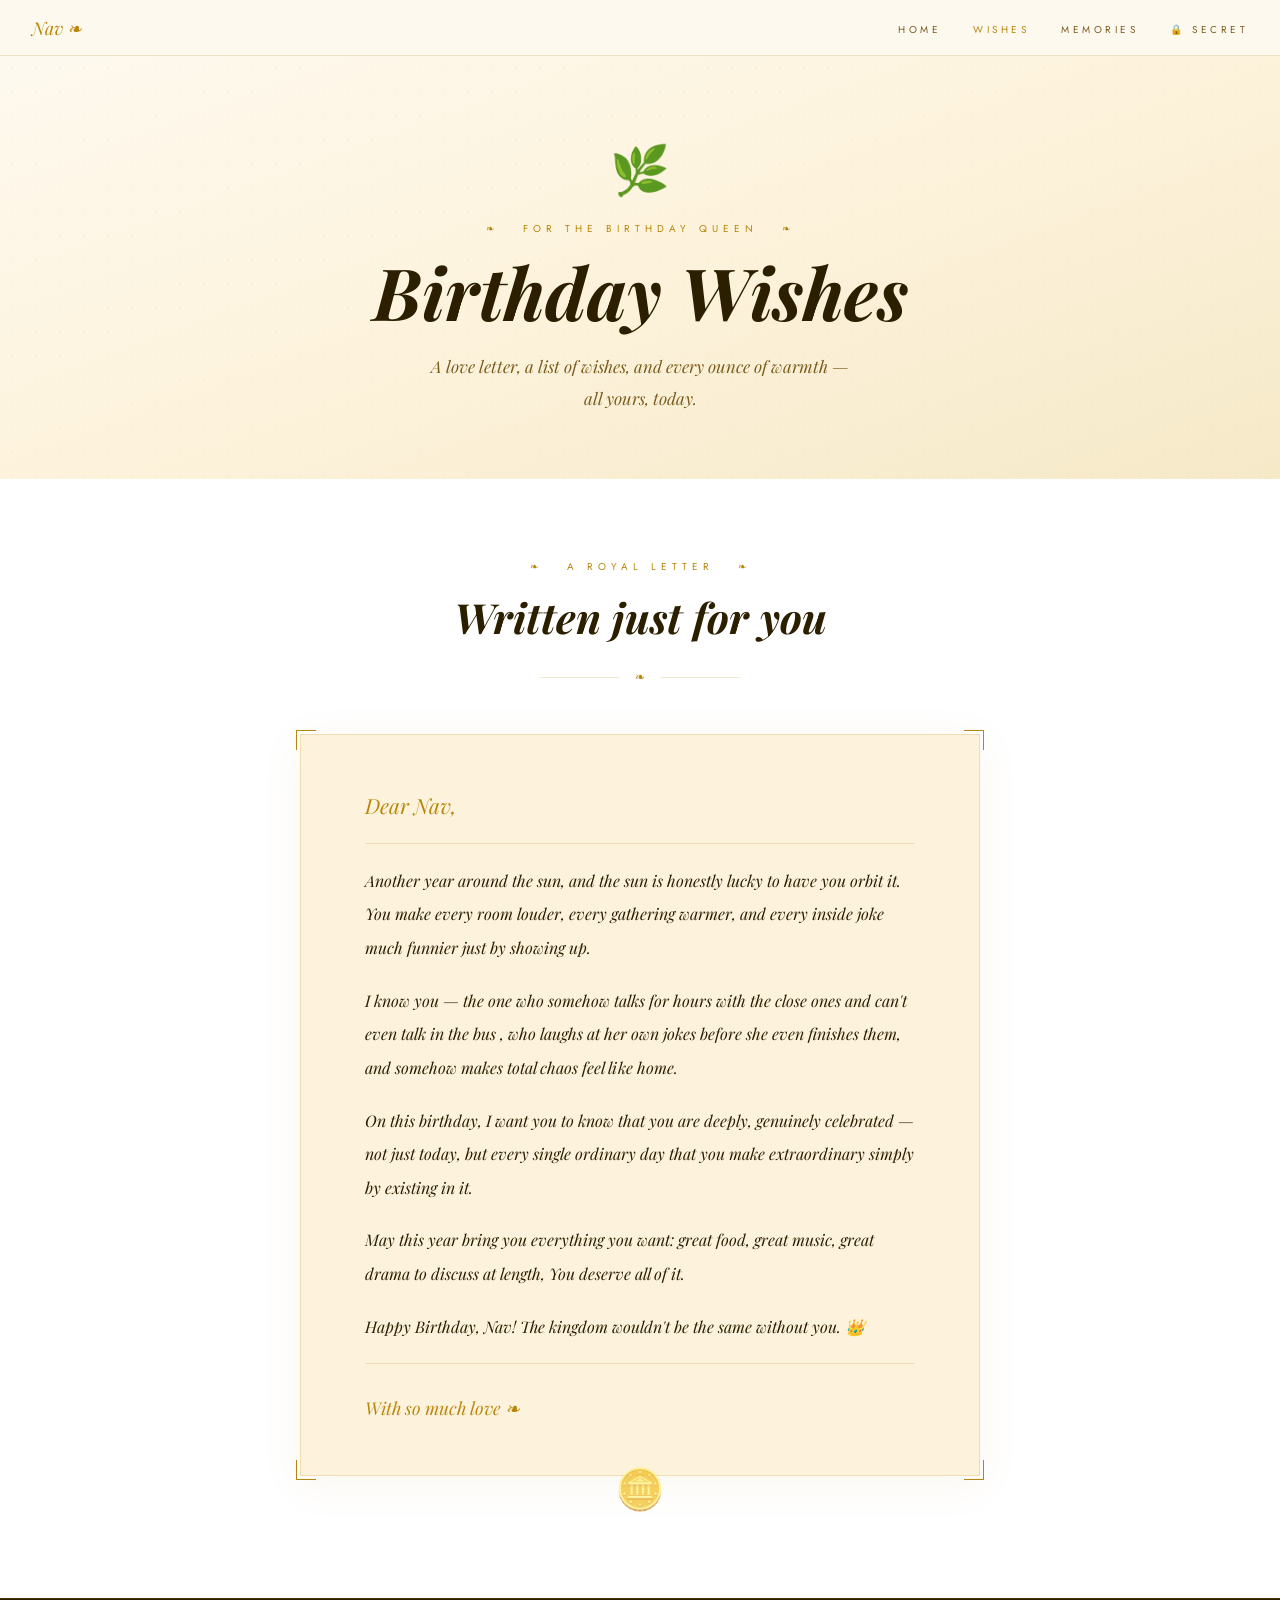
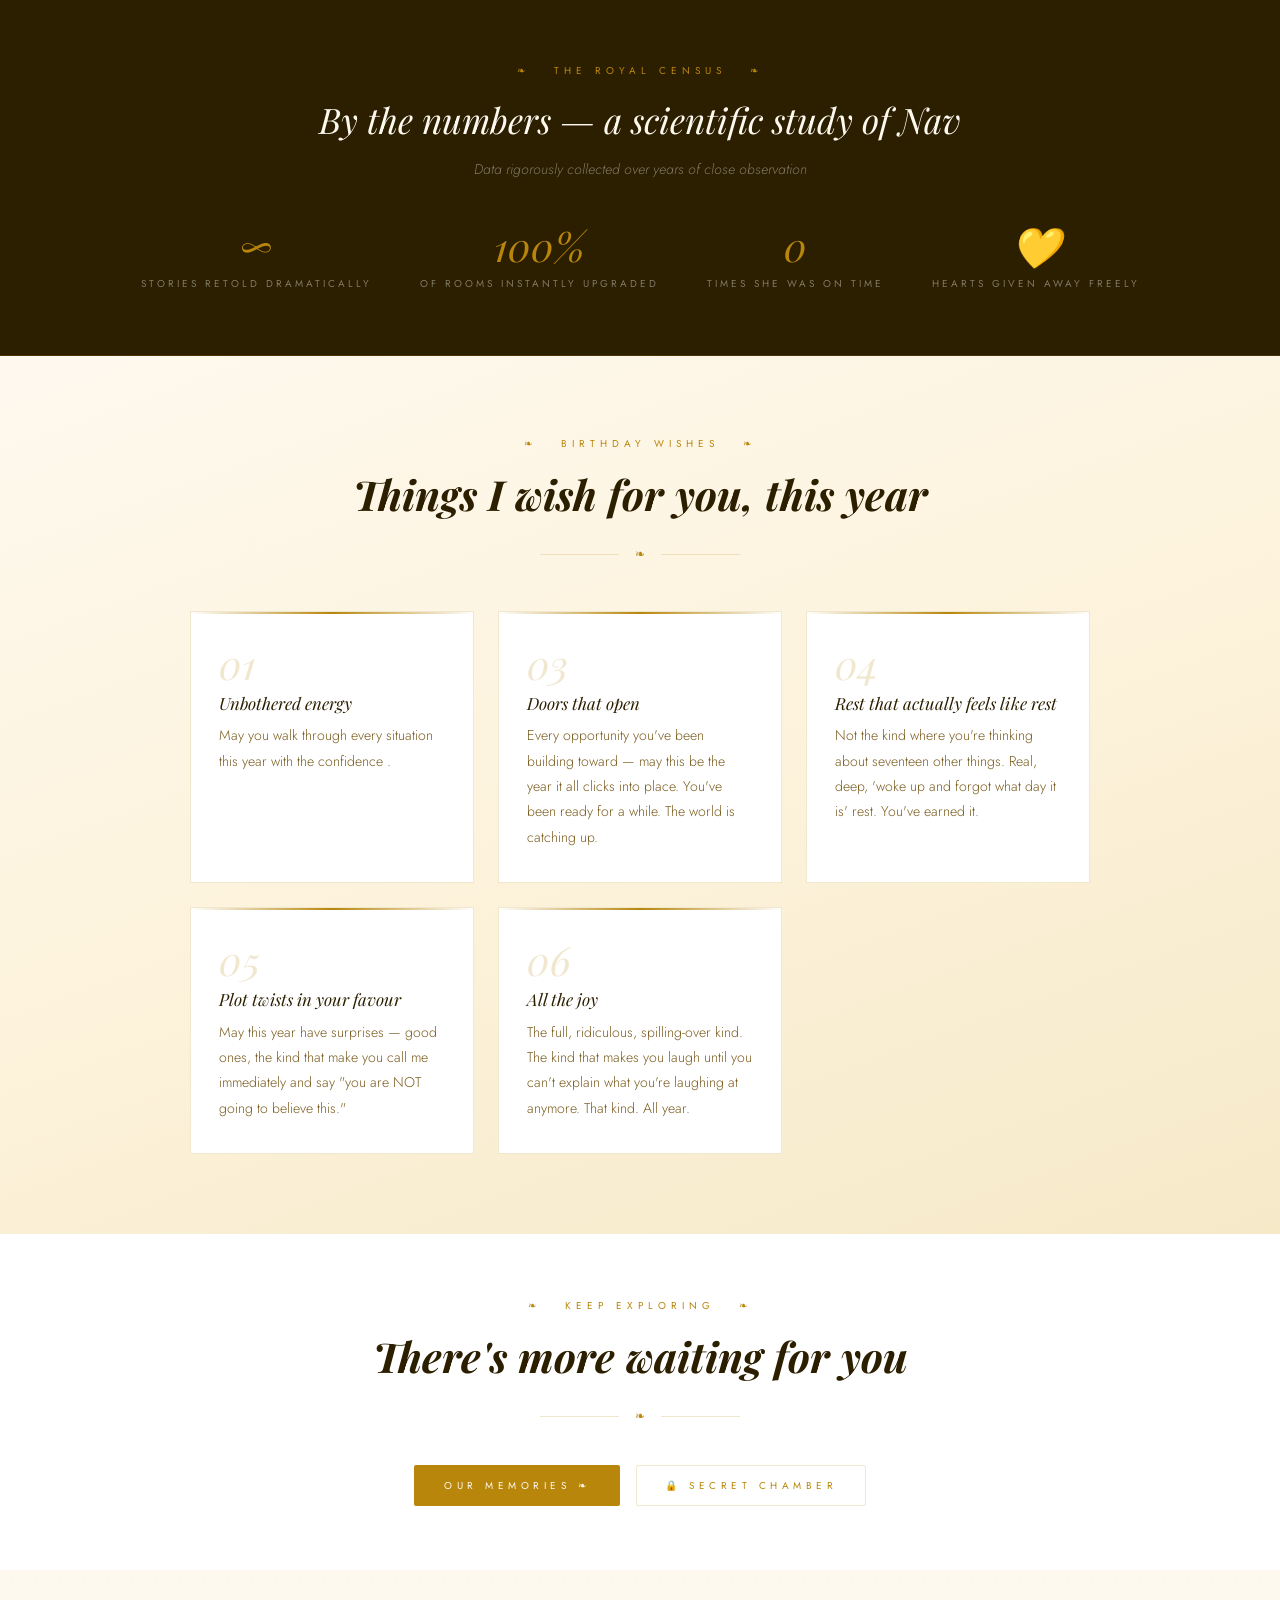
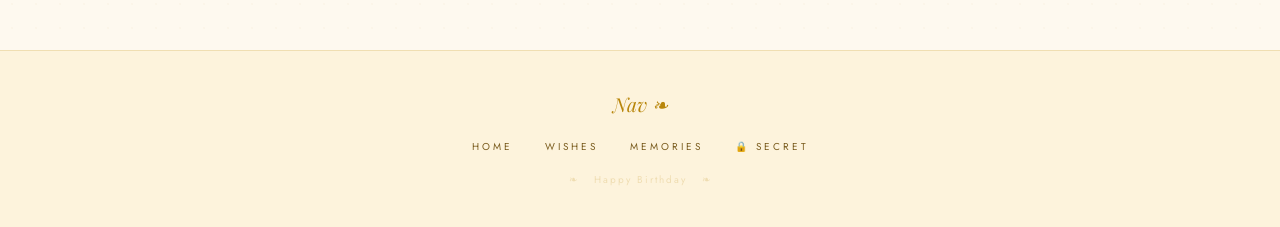
<file: wishes.html>
<!DOCTYPE html>
<html lang="en">
<head>
<meta charset="UTF-8">
<meta name="viewport" content="width=device-width, initial-scale=1.0">
<title>Birthday Wishes for Nav 👑</title>
<link rel="stylesheet" href="style.css">
<style>
/* LETTER SECTION */
.letter-section{padding:5rem 2rem;background:#fff;text-align:center}
.letter-wrap{max-width:680px;margin:3rem auto 0;position:relative}
.letter-paper{background:var(--cream2);border:1px solid var(--gold-dim);padding:3.5rem 4rem;text-align:left;position:relative;box-shadow:0 8px 40px rgba(184,134,11,0.07)}
.letter-paper::before{content:'';position:absolute;top:-5px;left:-5px;width:20px;height:20px;border-top:1.5px solid var(--gold);border-left:1.5px solid var(--gold)}
.letter-paper::after{content:'';position:absolute;bottom:-5px;right:-5px;width:20px;height:20px;border-bottom:1.5px solid var(--gold);border-right:1.5px solid var(--gold)}
.lp-tr{position:absolute;top:-5px;right:-5px;width:20px;height:20px;border-top:1.5px solid var(--gold);border-right:1.5px solid var(--gold)}
.lp-bl{position:absolute;bottom:-5px;left:-5px;width:20px;height:20px;border-bottom:1.5px solid var(--gold);border-left:1.5px solid var(--gold)}
.letter-line{display:block;width:100%;height:0.5px;background:var(--gold-dim);margin:1.25rem 0}
.letter-salutation{font-family:'Playfair Display',serif;font-size:1.3rem;font-style:italic;color:var(--gold);margin-bottom:1.5rem}
.letter-body{font-family:'Playfair Display',serif;font-size:1rem;font-style:italic;color:var(--dark);line-height:2.1}
.letter-body p{margin-bottom:1.2rem}
.letter-sign{margin-top:2rem;font-family:'Playfair Display',serif;font-size:1.1rem;font-style:italic;color:var(--gold)}
.letter-wax{text-align:center;margin-top:-1rem;font-size:2.5rem;opacity:0.7}
@media(max-width:600px){.letter-paper{padding:2rem 1.5rem}}

/* WISHES GRID */
.wishes-section{padding:5rem 2rem;text-align:center;background:linear-gradient(160deg,var(--cream),var(--cream2),var(--cream3))}
.wishes-grid{display:grid;grid-template-columns:repeat(auto-fit,minmax(240px,1fr));gap:1.5rem;max-width:900px;margin:3rem auto 0}
.wish-card{background:#fff;border:0.5px solid var(--gold-dim);padding:2rem 1.75rem;text-align:left;position:relative;overflow:hidden;transition:transform 0.3s,box-shadow 0.3s}
.wish-card::before{content:'';position:absolute;top:0;left:0;right:0;height:2px;background:linear-gradient(90deg,transparent,var(--gold),transparent)}
.wish-card:hover{transform:translateY(-4px);box-shadow:0 12px 32px rgba(184,134,11,0.1)}
.wish-num{font-family:'Playfair Display',serif;font-size:2.5rem;font-style:italic;color:var(--gold-dim);line-height:1;margin-bottom:0.5rem}
.wish-title{font-family:'Playfair Display',serif;font-size:1.05rem;font-style:italic;color:var(--dark);margin-bottom:0.6rem}
.wish-text{font-size:0.88rem;color:var(--warm);line-height:1.8;font-weight:300}

/* COUNTDOWN / FUN STRIP */
.fun-strip{padding:4rem 2rem;text-align:center;background:var(--dark);border-top:0.5px solid var(--gold-dim);border-bottom:0.5px solid var(--gold-dim)}
.fun-strip-label{font-size:10px;letter-spacing:0.5em;text-transform:uppercase;color:var(--gold);margin-bottom:1rem}
.fun-strip-title{font-family:'Playfair Display',serif;font-size:clamp(1.5rem,4vw,2.2rem);font-style:italic;color:var(--cream);line-height:1.5}
.fun-strip-small{font-size:0.88rem;color:rgba(255,255,255,0.4);margin-top:0.75rem;font-weight:300;font-style:italic}
.stats-row{display:flex;justify-content:center;gap:3rem;flex-wrap:wrap;margin-top:2.5rem}
.stat-box{text-align:center}
.stat-num{font-family:'Playfair Display',serif;font-size:2.5rem;color:var(--gold);font-style:italic}
.stat-label{font-size:10px;letter-spacing:0.3em;text-transform:uppercase;color:rgba(255,255,255,0.4);margin-top:4px}

/* CTA */
.cta-section{padding:4rem 2rem;text-align:center;background:#fff}
.cta-inner{display:flex;gap:1rem;justify-content:center;flex-wrap:wrap;margin-top:2rem}
</style>
</head>
<body>
<nav>
  <a href="index.html" class="nav-logo">Nav ❧</a>
  <ul class="nav-links">
    <li><a href="index.html">Home</a></li>
    <li><a href="wishes.html" class="active">Wishes</a></li>
    <li><a href="memories.html">Memories</a></li>
    <li><a href="secret-gate.html">🔒 Secret</a></li>
  </ul>
  <div class="nav-burger" onclick="toggleMenu()"><span></span><span></span><span></span></div>
</nav>
<div class="mobile-menu" id="mobileMenu">
  <ul>
    <li><a href="index.html">Home</a></li>
    <li><a href="wishes.html">Wishes</a></li>
    <li><a href="memories.html">Memories</a></li>
    <li><a href="secret-gate.html">🔒 Secret</a></li>
  </ul>
</div>

<div class="page">

<section class="page-hero">
  <div class="page-hero-content">
    <span class="page-hero-icon">🌿</span>
    <div class="page-hero-label">❧ &nbsp; for the birthday queen &nbsp; ❧</div>
    <h1 class="page-hero-title">Birthday Wishes</h1>
    <p class="page-hero-desc">A love letter, a list of wishes, and every ounce of warmth — all yours, today.</p>
  </div>
</section>

<!-- LETTER -->
<section class="letter-section">
  <div class="sec-label reveal">❧ &nbsp; a royal letter &nbsp; ❧</div>
  <h2 class="sec-title reveal">Written just for you</h2>
  <div class="rule reveal"><span></span><em>❧</em><span></span></div>
  <div class="letter-wrap reveal">
    <div class="letter-paper">
      <div class="lp-tr"></div><div class="lp-bl"></div>
      <div class="letter-salutation">Dear Nav,</div>
      <span class="letter-line"></span>
      <div class="letter-body">
        <p>Another year around the sun, and the sun is honestly lucky to have you orbit it. You make every room louder, every gathering warmer, and every inside joke much funnier just by showing up.</p>
        <p>I know you — the one who somehow talks for hours with the close ones and can't even talk in the bus , who laughs at her own jokes before she even finishes them, and somehow makes total chaos feel like home.</p>
        <p>On this birthday, I want you to know that you are deeply, genuinely celebrated — not just today, but every single ordinary day that you make extraordinary simply by existing in it.</p>
        <p>May this year bring you everything you want: great food, great music, great drama to discuss at length, You deserve all of it.</p>
        <p>Happy Birthday, Nav! The kingdom wouldn't be the same without you. 👑</p>
      </div>
      <span class="letter-line"></span>
      <div class="letter-sign">With so much love ❧</div>
    </div>
    <div class="letter-wax">🪙</div>
  </div>
</section>

<!-- STATS STRIP -->
<section class="fun-strip">
  <div class="fun-strip-label">❧ &nbsp; the royal census &nbsp; ❧</div>
  <div class="fun-strip-title reveal">By the numbers — a scientific study of Nav</div>
  <div class="fun-strip-small reveal">Data rigorously collected over years of close observation</div>
  <div class="stats-row">
    <div class="stat-box reveal">
      <div class="stat-num">∞</div>
      <div class="stat-label">Stories retold dramatically</div>
    </div>
    <div class="stat-box reveal">
      <div class="stat-num">100%</div>
      <div class="stat-label">Of rooms instantly upgraded</div>
    </div>
    <div class="stat-box reveal">
      <div class="stat-num">0</div>
      <div class="stat-label">Times she was on time</div>
    </div>
    <div class="stat-box reveal">
      <div class="stat-num">💛</div>
      <div class="stat-label">Hearts given away freely</div>
    </div>
  </div>
</section>

<!-- WISHES GRID -->
<section class="wishes-section">
  <div class="sec-label reveal">❧ &nbsp; birthday wishes &nbsp; ❧</div>
  <h2 class="sec-title reveal">Things I wish for you, this year</h2>
  <div class="rule reveal"><span></span><em>❧</em><span></span></div>
  <div class="wishes-grid">
    <div class="wish-card reveal">
      <div class="wish-num">01</div>
      <div class="wish-title">Unbothered energy</div>
      <p class="wish-text">May you walk through every situation this year with the confidence .</p>
    </div>
    <div class="wish-card reveal">
      <div class="wish-num">03</div>
      <div class="wish-title">Doors that open</div>
      <p class="wish-text">Every opportunity you've been building toward — may this be the year it all clicks into place. You've been ready for a while. The world is catching up.</p>
    </div>
    <div class="wish-card reveal">
      <div class="wish-num">04</div>
      <div class="wish-title">Rest that actually feels like rest</div>
      <p class="wish-text">Not the kind where you're thinking about seventeen other things. Real, deep, 'woke up and forgot what day it is' rest. You've earned it.</p>
    </div>
    <div class="wish-card reveal">
      <div class="wish-num">05</div>
      <div class="wish-title">Plot twists in your favour</div>
      <p class="wish-text">May this year have surprises — good ones, the kind that make you call me immediately and say "you are NOT going to believe this."</p>
    </div>
    <div class="wish-card reveal">
      <div class="wish-num">06</div>
      <div class="wish-title">All the joy</div>
      <p class="wish-text">The full, ridiculous, spilling-over kind. The kind that makes you laugh until you can't explain what you're laughing at anymore. That kind. All year.</p>
    </div>
  </div>
</section>

<!-- CTA -->
<section class="cta-section">
  <div class="sec-label reveal">❧ &nbsp; keep exploring &nbsp; ❧</div>
  <h2 class="sec-title reveal">There's more waiting for you</h2>
  <div class="rule reveal"><span></span><em>❧</em><span></span></div>
  <div class="cta-inner">
    <a href="memories.html" class="btn-gold">Our Memories ❧</a>
    <a href="secret-gate.html" class="btn-outline">🔒 Secret Chamber</a>
  </div>
</section>

</div>

<site-footer>
  <div class="footer-name">Nav ❧</div>
  <ul class="footer-links">
    <li><a href="index.html">Home</a></li>
    <li><a href="wishes.html">Wishes</a></li>
    <li><a href="memories.html">Memories</a></li>
    <li><a href="secret-gate.html">🔒 Secret</a></li>
  </ul>
  <div class="footer-copy">❧ &nbsp; Happy Birthday &nbsp; ❧</div>
</site-footer>

<script>
function toggleMenu(){document.getElementById('mobileMenu').classList.toggle('open')}
const revs=document.querySelectorAll('.reveal');
const io=new IntersectionObserver(e=>e.forEach(el=>{if(el.isIntersecting){el.target.classList.add('visible');io.unobserve(el.target)}}),{threshold:0.1});
revs.forEach(r=>io.observe(r));
</script>
</body>
</html>
</file>
<file: style.css>
@import url('https://fonts.googleapis.com/css2?family=Playfair+Display:ital,wght@0,400;0,600;1,400;1,600&family=Jost:wght@200;300;400;500&family=IM+Fell+English:ital@0;1&display=swap');

*,*::before,*::after{margin:0;padding:0;box-sizing:border-box}
:root{
  --gold:#b8860b;
  --gold-light:#d4a843;
  --gold-dim:rgba(184,134,11,0.2);
  --gold-faint:rgba(184, 135, 11, 0.22);
  --cream:#fef9ef;
  --cream2:#fdf3dc;
  --cream3:#f5e9c8;
  --dark:#2c1f00;
  --warm:#7a5c1e;
  --warm-dim:rgba(122, 91, 30, 0.686);
  --red:#c0392b;
}
html{scroll-behavior:smooth}
body{background:var(--cream);color:var(--dark);font-family:'Jost',sans-serif;overflow-x:hidden;
  background-image:radial-gradient(circle,rgba(184,134,11,0.03) 1px,transparent 1px);
  background-size:24px 24px;
}

/* NAV */
nav{
  position:fixed;top:0;left:0;right:0;z-index:100;
  background:rgba(254,249,239,0.96);backdrop-filter:blur(8px);
  border-bottom:0.5px solid var(--gold-dim);
  padding:0 2rem;display:flex;align-items:center;justify-content:space-between;height:56px;
}
.nav-logo{font-family:'Playfair Display',serif;font-size:1.1rem;font-style:italic;color:var(--gold);text-decoration:none}
.nav-links{display:flex;gap:2rem;list-style:none;align-items:center}
.nav-links a{font-size:10px;letter-spacing:0.35em;text-transform:uppercase;color:var(--warm);text-decoration:none;transition:color 0.2s}
.nav-links a:hover,.nav-links a.active{color:var(--gold)}
.nav-burger{display:none;flex-direction:column;gap:5px;cursor:pointer}
.nav-burger span{width:22px;height:0.5px;background:var(--gold);display:block}
.mobile-menu{display:none;position:fixed;top:56px;left:0;right:0;background:var(--cream2);border-bottom:0.5px solid var(--gold-dim);z-index:99;padding:1.5rem 2rem}
.mobile-menu.open{display:block}
.mobile-menu ul{list-style:none;display:flex;flex-direction:column;gap:1rem}
.mobile-menu a{font-size:11px;letter-spacing:0.3em;text-transform:uppercase;color:var(--warm);text-decoration:none}

.page{padding-top:56px}
.container{max-width:900px;margin:0 auto;padding:0 2rem}

/* PAGE HERO */
.page-hero{padding:5rem 2rem 4rem;text-align:center;position:relative;overflow:hidden;
  background:linear-gradient(160deg,var(--cream) 0%,var(--cream2) 50%,var(--cream3) 100%)}
.page-hero::before{content:'';position:absolute;inset:0;
  background-image:radial-gradient(circle,rgba(184,134,11,0.04) 1px,transparent 1px);
  background-size:24px 24px}
.page-hero-content{position:relative;z-index:1}
.page-hero-icon{font-size:3rem;display:block;margin-bottom:1rem}
.page-hero-label{font-size:10px;letter-spacing:0.5em;color:var(--gold);text-transform:uppercase;margin-bottom:1rem}
.page-hero-title{font-family:'Playfair Display',serif;font-size:clamp(2.5rem,7vw,4.5rem);font-style:italic;color:var(--dark);line-height:1.1}
.page-hero-desc{font-family:'Playfair Display',serif;font-size:1.05rem;font-style:italic;color:var(--warm);max-width:440px;line-height:1.9;margin:1.25rem auto 0}

/* SHARED */
.sec-label{font-size:10px;letter-spacing:0.5em;color:var(--gold);text-transform:uppercase;margin-bottom:1rem}
.sec-title{font-family:'Playfair Display',serif;font-size:clamp(1.8rem,4vw,2.6rem);color:var(--dark);margin-bottom:1.5rem;line-height:1.3;font-style:italic}
.rule{display:flex;align-items:center;gap:1rem;margin:0 auto 2.5rem;max-width:200px}
.rule span{flex:1;height:0.5px;background:var(--gold-dim)}
.rule em{font-style:normal;color:var(--gold);font-size:12px}

/* BUTTONS */
.btn-gold{display:inline-block;font-family:'Jost',sans-serif;font-size:10px;letter-spacing:0.45em;text-transform:uppercase;color:var(--cream);background:var(--gold);padding:13px 30px;text-decoration:none;transition:background 0.3s;border:none;cursor:pointer;border-radius:2px}
.btn-gold:hover{background:var(--dark)}
.btn-outline{display:inline-block;font-family:'Jost',sans-serif;font-size:10px;letter-spacing:0.45em;text-transform:uppercase;color:var(--gold);background:transparent;padding:12px 28px;text-decoration:none;border:0.5px solid var(--gold-dim);transition:background 0.3s;border-radius:2px}
.btn-outline:hover{background:var(--gold-faint)}

/* FRAME BOX */
.frame-box{border:1px solid var(--gold-dim);padding:2.5rem 3.5rem;position:relative;display:inline-block}
.frame-box::before{content:'';position:absolute;top:-5px;left:-5px;width:16px;height:16px;border-top:1.5px solid var(--gold);border-left:1.5px solid var(--gold)}
.frame-box::after{content:'';position:absolute;bottom:-5px;right:-5px;width:16px;height:16px;border-bottom:1.5px solid var(--gold);border-right:1.5px solid var(--gold)}
.fc-tr{position:absolute;top:-5px;right:-5px;width:16px;height:16px;border-top:1.5px solid var(--gold);border-right:1.5px solid var(--gold)}
.fc-bl{position:absolute;bottom:-5px;left:-5px;width:16px;height:16px;border-bottom:1.5px solid var(--gold);border-left:1.5px solid var(--gold)}

/* FOOTER */
site-footer{display:block;padding:2.5rem 2rem;text-align:center;border-top:0.5px solid var(--gold-dim);background:var(--cream2);margin-top:5rem}
.footer-name{font-family:'Playfair Display',serif;font-size:1.2rem;font-style:italic;color:var(--gold);margin-bottom:6px}
.footer-links{display:flex;justify-content:center;gap:2rem;flex-wrap:wrap;list-style:none;margin:1rem 0}
.footer-links a{font-size:10px;letter-spacing:0.3em;text-transform:uppercase;color:var(--warm);text-decoration:none}
.footer-links a:hover{color:var(--gold)}
.footer-copy{font-size:10px;color:var(--gold-dim);letter-spacing:0.2em}

/* ANIMS */
@keyframes fadeUp{from{opacity:0;transform:translateY(20px)}to{opacity:1;transform:translateY(0)}}
@keyframes shake{0%,100%{transform:translateX(0)}20%,60%{transform:translateX(-6px)}40%,80%{transform:translateX(6px)}}
.reveal{opacity:0;transform:translateY(24px);transition:opacity 0.8s ease,transform 0.8s ease}
.reveal.visible{opacity:1;transform:translateY(0)}

@media(max-width:700px){.nav-links{display:none}.nav-burger{display:flex}}
@media(max-width:600px){.frame-box{padding:2rem 1.5rem}}
/* ==========================================
   MEMORIES PHOTO GALLERY (FIXES ENLARGED IMAGES)
   ========================================== */

/* The Container wrapping all your images */
.gallery-grid {
    display: grid;
    grid-template-columns: repeat(3, 1fr); /* Creates 3 perfectly equal columns */
    gap: 1.5rem;                           /* Clean spacing between items */
    padding: 2rem 0;
    width: 100%;
}

/* Force the images to fit cleanly without stretching or blowing up */
.gallery-grid img {
    width: 100%;
    height: 280px;         /* Gives every photo a uniform height */
    object-fit: cover;     /* MAGIC FIX: Crops and scales without distortion */
    border-radius: 4px;    /* Subtle rounding to match your aesthetic */
    border: 1px solid var(--gold-dim); /* Elegant gold outline matching your theme */
    transition: transform 0.3s ease, box-shadow 0.3s ease;
}

/* Optional hover effect to make it feel premium */
.gallery-grid img:hover {
    transform: translateY(-4px);
    box-shadow: 0 8px 20px var(--gold-dim);
}

/* Responsive adjustment for phones/tablets */
@media (max-width: 768px) {
    .gallery-grid {
        grid-template-columns: repeat(2, 1fr); /* 2 columns on tablets */
    }
}

@media (max-width: 480px) {
    .gallery-grid {
        grid-template-columns: 1fr;           /* 1 column on mobile phones */
    }
}
</file>
